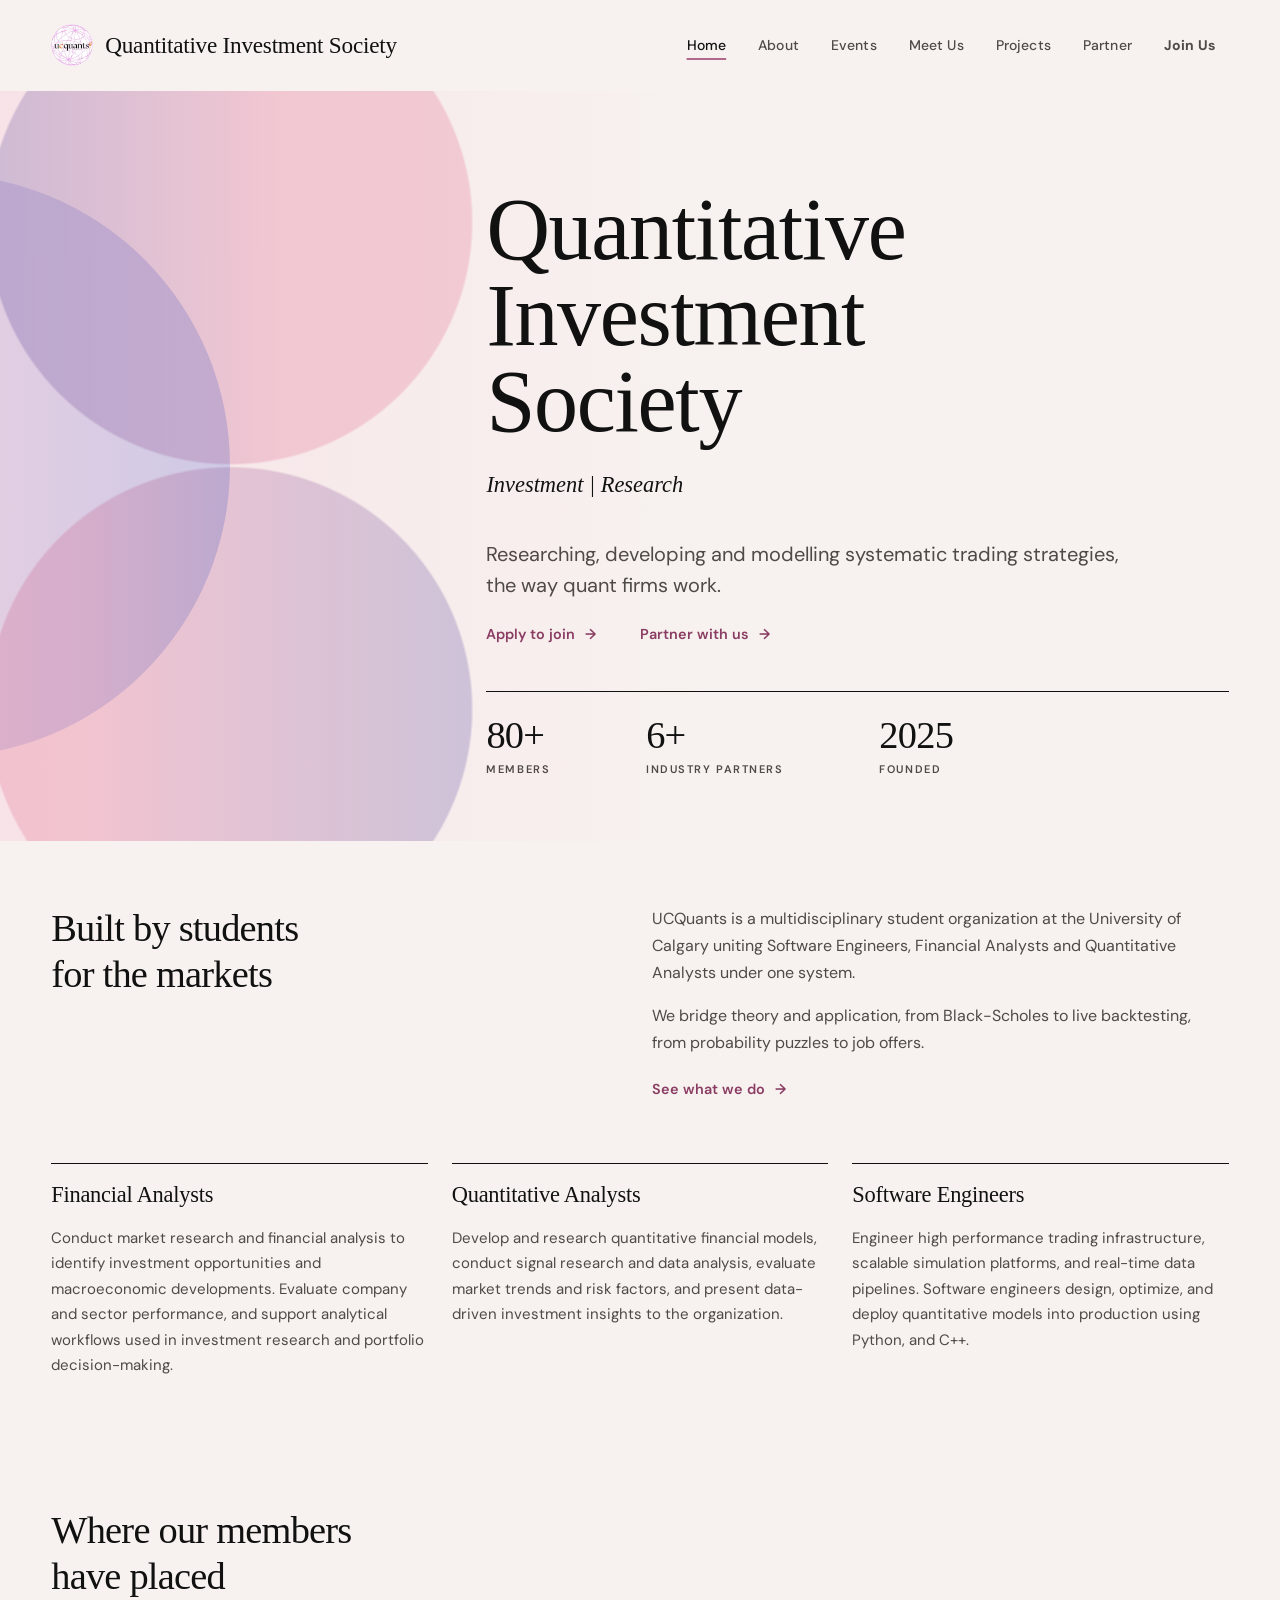
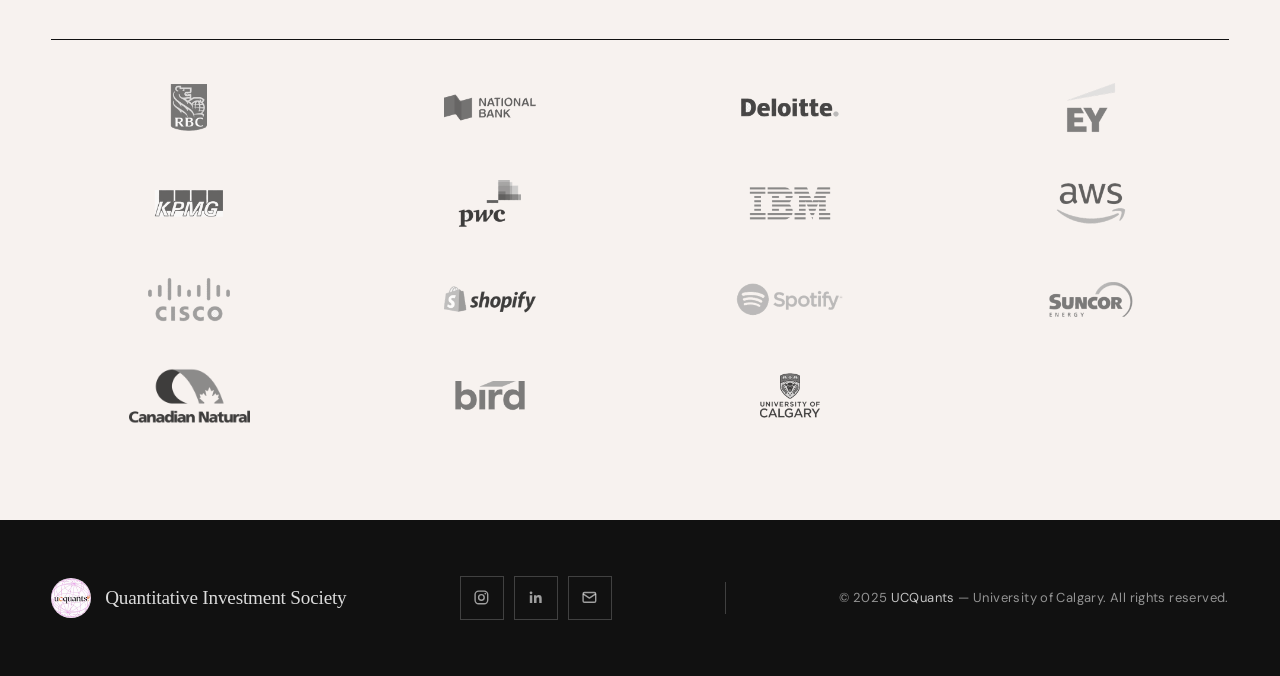
<file: index.html>
<!DOCTYPE html>
<html lang="en" class="js-loading">
<head>
    <meta charset="UTF-8"/>
    <meta name="viewport" content="width=device-width, initial-scale=1.0"/>
    <title>Quantitative Investment Society</title>
    <link rel="icon" type="image/png" sizes="32x32" href="/assets/home/ucquants-icon-32.png"/>
    <link rel="icon" type="image/png" sizes="512x512" href="/assets/home/ucquants-icon.png"/>
    <link rel="apple-touch-icon" sizes="180x180" href="/assets/home/ucquants-icon-180.png"/>
    <link rel="preconnect" href="https://fonts.googleapis.com"/>
    <link rel="preconnect" href="https://fonts.gstatic.com" crossorigin/>
    <link href="https://fonts.googleapis.com/css2?family=Tinos:ital@0;1&family=DM+Sans:opsz,wght@9..40,400;9..40,500;9..40,600&display=swap" rel="stylesheet"/>

    <link rel="stylesheet" href="/pages/theme.css?v=20261116f"/>
    <link rel="stylesheet" href="/pages/navbar.css?v=20261116h"/>
    <link rel="stylesheet" href="/pages/footer.css?v=20261116e"/>

    <!-- Per-page stylesheets — preloaded but inert. The router (app.js) enables
         exactly one at a time, since each was authored assuming it would be the
         only page stylesheet in the DOM (some share class names with different
         rules, e.g. .hero, .page-header). -->
    <link rel="stylesheet" href="/pages/home/home.css?v=20261116e" id="css-home" disabled/>
    <link rel="stylesheet" href="/pages/about/about.css?v=20261116f" id="css-about" disabled/>
    <link rel="stylesheet" href="/pages/events/events.css?v=20261116e" id="css-events" disabled/>
    <link rel="stylesheet" href="/pages/meet-the-team/mtt.css?v=20261116e" id="css-team" disabled/>
    <link rel="stylesheet" href="/pages/projects/projects.css?v=20261116e" id="css-projects" disabled/>
    <link rel="stylesheet" href="/pages/partner/partner.css?v=20261116e" id="css-partner" disabled/>
    <link rel="stylesheet" href="/pages/join/join.css?v=20261116g" id="css-join" disabled/>
</head>
<body>

<!-- ── NAV (shell — rendered once, never re-injected) ── -->

<nav class="nav" id="mainNav">
    <div class="wrap nav-inner">
        <div class="brand">
            <img src="/assets/home/ucquants-logo.jpg" alt="UC Quants Logo"/>
            <span>Quantitative Investment Society</span>
        </div>

        <button class="nav-toggle" id="navToggle" aria-label="Toggle menu">
            <span></span>
            <span></span>
            <span></span>
        </button>

        <div class="nav-links" id="navLinks">
            <a href="/" data-route="home">Home</a>
            <a href="/" data-route="about">About</a>
            <a href="/" data-route="events">Events</a>
            <a href="/" data-route="team">Meet Us</a>
            <a href="/" data-route="projects">Projects</a>
            <a href="/" data-route="partner">Partner</a>
            <a href="/" data-route="join" class="nav-join">Join Us</a>
        </div>
    </div>
</nav>


<!-- ── ROUTED CONTENT — swapped by pages/app.js, URL never changes ── -->
<main id="app-content" tabindex="-1"></main>

<!-- ── FOOTER (shell — rendered once, never re-injected) ── -->
<footer class="footer">
    <div class="wrap footer-inner">
        <div class="footer-brand">
            <img src="/assets/home/ucquants-logo.jpg" alt="UC Quants Logo"/>
            <span>Quantitative Investment Society</span>
        </div>
        <div class="footer-socials">
            <a href="https://www.instagram.com/ucquants/" target="_blank" rel="noopener" aria-label="Instagram">
                <svg viewBox="0 0 24 24" width="1em" height="1em" fill="none" stroke="currentColor" stroke-width="2" aria-hidden="true"><rect x="3" y="3" width="18" height="18" rx="5"/><circle cx="12" cy="12" r="4"/><circle cx="17.5" cy="6.5" r="1.2" fill="currentColor" stroke="none"/></svg>
            </a>
            <a href="https://www.linkedin.com/company/ucquants/posts/?feedView=all" target="_blank" rel="noopener" aria-label="LinkedIn">
                <svg viewBox="0 0 24 24" width="1em" height="1em" fill="currentColor" aria-hidden="true"><path d="M4 9h3.5v11H4zM5.75 3.5a2 2 0 1 1 0 4 2 2 0 0 1 0-4zM10 9h3.4v1.6c.5-.9 1.7-1.9 3.5-1.9 3.6 0 4.1 2.3 4.1 5.3V20h-3.5v-5.3c0-1.3 0-2.9-1.8-2.9s-2.1 1.4-2.1 2.8V20H10z"/></svg>
            </a>
            <a href="mailto:ucquants@gmail.com" aria-label="Email">
                <svg viewBox="0 0 24 24" width="1em" height="1em" fill="none" stroke="currentColor" stroke-width="2" stroke-linejoin="round" aria-hidden="true"><rect x="3" y="5" width="18" height="14" rx="2"/><path d="m3 7 9 6 9-6"/></svg>
            </a>
        </div>
        <div class="footer-divider"></div>
        <p class="footer-copy">© 2025 <span>UCQuants</span> — University of Calgary. All rights reserved.</p>
    </div>
</footer>

<script src="/pages/vendor/lenis.min.js"></script>
<script src="/pages/smooth.js?v=20261116a"></script>
<script src="/pages/nav.js?v=20261116a"></script>
<script type="module" src="/pages/app.js?v=20261116a"></script>
</body>
</html>
</file>
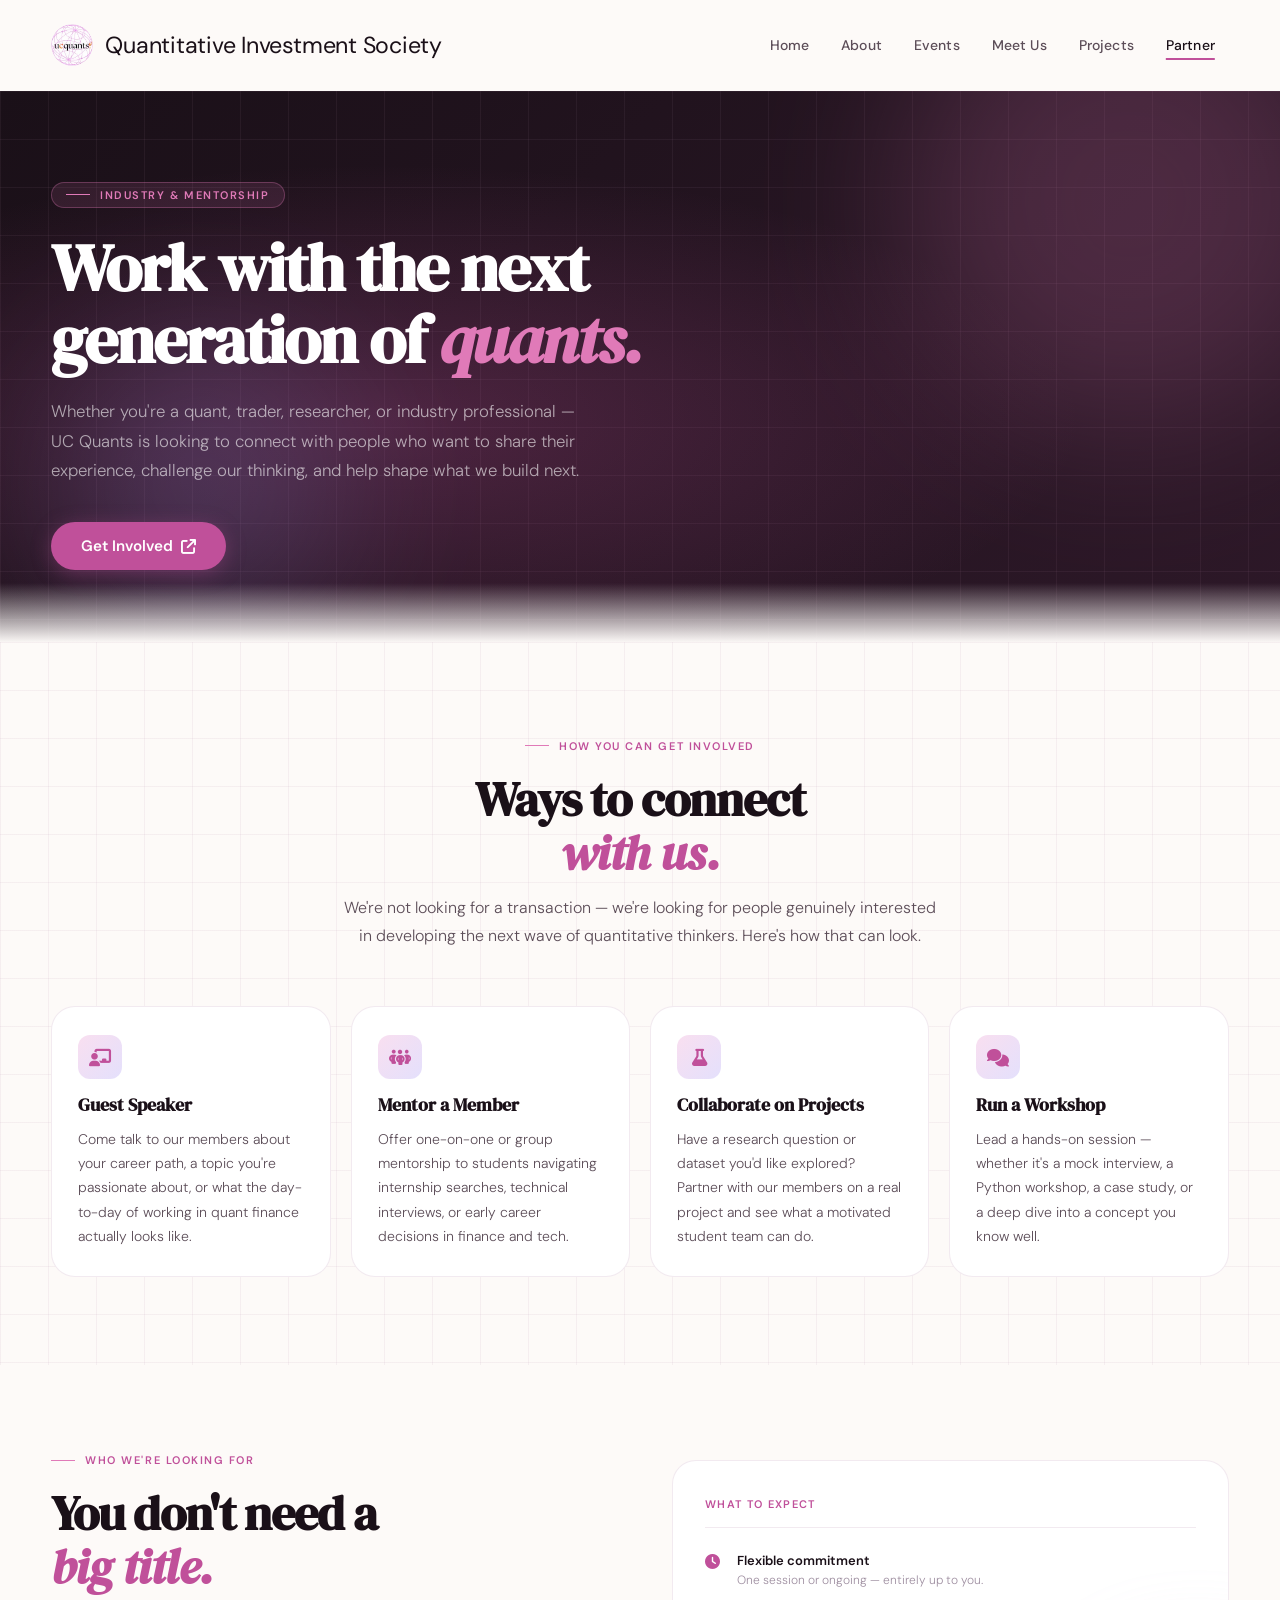
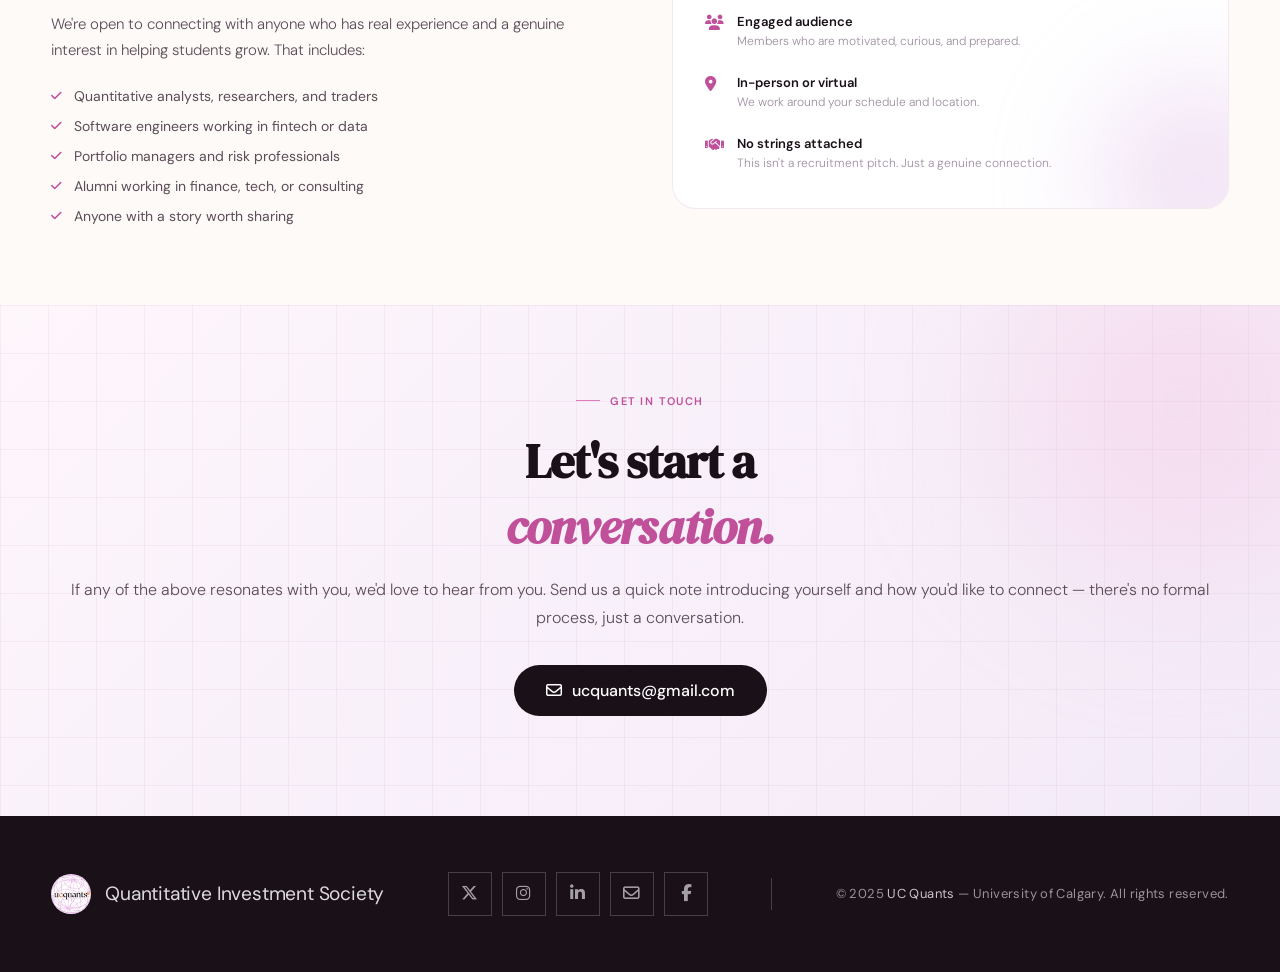
<file: pages/sponsors/sponsors.html>
<!DOCTYPE html>
<html lang="en">
<head>
    <meta charset="UTF-8"/>
    <meta name="viewport" content="width=device-width, initial-scale=1.0"/>
    <title>Industry Partners — UC Quants</title>
    <link rel="preconnect" href="https://fonts.googleapis.com"/>
    <link rel="preconnect" href="https://fonts.gstatic.com" crossorigin/>
    <link href="https://fonts.googleapis.com/css2?family=DM+Serif+Display:ital@0;1&family=DM+Sans:opsz,wght@9..40,300;9..40,400;9..40,500;9..40,600&display=swap" rel="stylesheet"/>
    <link rel="stylesheet" href="https://cdnjs.cloudflare.com/ajax/libs/font-awesome/6.5.2/css/all.min.css"/>
    <link rel="stylesheet" href="sponsors.css"/>
    <link rel="stylesheet" href="../footer.css"/>
    <link rel="stylesheet" href="../navbar.css"/>
</head>
<body>

<!-- ── NAV ── -->
<nav class="nav" id="mainNav">
    <div class="wrap nav-inner">
        <div class="brand">
            <img src="../../assets/home/ucquants-logo.jpg" alt="UC Quants Logo"/>
            <span>Quantitative Investment Society</span>
        </div>
        <div class="nav-links">
            <a href="../home/home.html">Home</a>
            <a href="../about/about.html">About</a>
            <a href="../events/events.html">Events</a>
            <a href="../meet%20the%20team/mtt.html">Meet Us</a>
            <a href="../projects/projects.html">Projects</a>
            <a href="../sponsors/sponsors.html" class="active">Partner</a>
        </div>
    </div>
</nav>

<!-- ── HERO ── -->
<section class="hero">
    <div class="hero-glow"></div>
    <div class="hero-blob hero-blob-1"></div>
    <div class="hero-blob hero-blob-2"></div>
    <div class="wrap hero-inner fade-up">
        <div class="hero-label">Industry & Mentorship</div>
        <h1>Work with the next<br>generation of <em>quants.</em></h1>
        <p>
            Whether you're a quant, trader, researcher, or industry professional —
            UC Quants is looking to connect with people who want to share their experience,
            challenge our thinking, and help shape what we build next.
        </p>
        <a href="#contact" class="hero-cta">
            Get Involved <i class="fa-solid fa-arrow-up-right-from-square"></i>
        </a>
    </div>
</section>

<!-- ── HOW YOU CAN HELP ── -->
<section class="why">
    <div class="wrap">
        <div class="why-header fade-up">
            <div class="section-label">How You Can Get Involved</div>
            <h2>Ways to connect<br><em>with us.</em></h2>
            <p>We're not looking for a transaction — we're looking for people genuinely interested in developing the next wave of quantitative thinkers. Here's how that can look.</p>
        </div>
        <div class="benefits-grid">
            <div class="benefit-card fade-up" style="transition-delay: 0.05s">
                <div class="benefit-icon"><i class="fa-solid fa-chalkboard-user"></i></div>
                <h3>Guest Speaker</h3>
                <p>Come talk to our members about your career path, a topic you're passionate about, or what the day-to-day of working in quant finance actually looks like.</p>
            </div>
            <div class="benefit-card fade-up" style="transition-delay: 0.1s">
                <div class="benefit-icon"><i class="fa-solid fa-people-group"></i></div>
                <h3>Mentor a Member</h3>
                <p>Offer one-on-one or group mentorship to students navigating internship searches, technical interviews, or early career decisions in finance and tech.</p>
            </div>
            <div class="benefit-card fade-up" style="transition-delay: 0.15s">
                <div class="benefit-icon"><i class="fa-solid fa-flask"></i></div>
                <h3>Collaborate on Projects</h3>
                <p>Have a research question or dataset you'd like explored? Partner with our members on a real project and see what a motivated student team can do.</p>
            </div>
            <div class="benefit-card fade-up" style="transition-delay: 0.2s">
                <div class="benefit-icon"><i class="fa-solid fa-comments"></i></div>
                <h3>Run a Workshop</h3>
                <p>Lead a hands-on session — whether it's a mock interview, a Python workshop, a case study, or a deep dive into a concept you know well.</p>
            </div>
        </div>
    </div>
</section>

<!-- ── WHO WE'RE LOOKING FOR ── -->
<section class="who">
    <div class="wrap who-inner fade-up">
        <div class="who-text">
            <div class="section-label">Who We're Looking For</div>
            <h2>You don't need a<br><em>big title.</em></h2>
            <p>
                We're open to connecting with anyone who has real experience and
                a genuine interest in helping students grow. That includes:
            </p>
            <ul class="who-list">
                <li><i class="fa-solid fa-check"></i> Quantitative analysts, researchers, and traders</li>
                <li><i class="fa-solid fa-check"></i> Software engineers working in fintech or data</li>
                <li><i class="fa-solid fa-check"></i> Portfolio managers and risk professionals</li>
                <li><i class="fa-solid fa-check"></i> Alumni working in finance, tech, or consulting</li>
                <li><i class="fa-solid fa-check"></i> Anyone with a story worth sharing</li>
            </ul>
        </div>
        <div class="who-card">
            <div class="who-card-label">What to expect</div>
            <div class="who-card-item">
                <i class="fa-solid fa-clock"></i>
                <div>
                    <strong>Flexible commitment</strong>
                    <span>One session or ongoing — entirely up to you.</span>
                </div>
            </div>
            <div class="who-card-item">
                <i class="fa-solid fa-users"></i>
                <div>
                    <strong>Engaged audience</strong>
                    <span>Members who are motivated, curious, and prepared.</span>
                </div>
            </div>
            <div class="who-card-item">
                <i class="fa-solid fa-location-dot"></i>
                <div>
                    <strong>In-person or virtual</strong>
                    <span>We work around your schedule and location.</span>
                </div>
            </div>
            <div class="who-card-item">
                <i class="fa-solid fa-handshake"></i>
                <div>
                    <strong>No strings attached</strong>
                    <span>This isn't a recruitment pitch. Just a genuine connection.</span>
                </div>
            </div>
        </div>
    </div>
</section>

<!-- ── CONTACT CTA ── -->
<section class="contact-cta" id="contact">
    <div class="wrap contact-inner fade-up">
        <div class="section-label">Get in Touch</div>
        <h2>Let's start a<br><em>conversation.</em></h2>
        <p>
            If any of the above resonates with you, we'd love to hear from you.
            Send us a quick note introducing yourself and how you'd like to connect —
            there's no formal process, just a conversation.
        </p>
        <a href="mailto:ucquants@gmail.com" class="contact-email">
            <i class="fa-regular fa-envelope"></i> ucquants@gmail.com
        </a>
    </div>
</section>

<!-- ── FOOTER ── -->
<footer class="footer">
    <div class="wrap footer-inner">
        <div class="footer-brand">
            <img src="../../assets/home/ucquants-logo.jpg" alt="UC Quants Logo"/>
            <span>Quantitative Investment Society</span>
        </div>
        <div class="footer-socials">
            <a href="https://x.com/ucquants" target="_blank" rel="noopener" aria-label="X / Twitter">
                <i class="fa-brands fa-x-twitter"></i>
            </a>
            <a href="https://www.instagram.com/ucquants/" target="_blank" rel="noopener" aria-label="Instagram">
                <i class="fa-brands fa-instagram"></i>
            </a>
            <a href="https://www.linkedin.com/company/ucquants/posts/?feedView=all" target="_blank" rel="noopener" aria-label="LinkedIn">
                <i class="fa-brands fa-linkedin-in"></i>
            </a>
            <a href="mailto:ucquants@ucalgary.ca" aria-label="Email">
                <i class="fa-regular fa-envelope"></i>
            </a>
            <a href="https://www.facebook.com/ucquants" target="_blank" rel="noopener" aria-label="Facebook">
                <i class="fa-brands fa-facebook-f"></i>
            </a>
        </div>
        <div class="footer-divider"></div>
        <p class="footer-copy">© 2025 <span>UC Quants</span> — University of Calgary. All rights reserved.</p>
    </div>
</footer>

<script src="sponsors.js"></script>
</body>
</html>
</file>
<file: pages/theme.css>
/* Shared design tokens + resets loaded once by the shell (index.html).
   Per-page stylesheets declare no :root/reset/body/.fade-up blocks of their
   own — this file is the single source of truth for all of that. */

*, *::before, *::after {
    box-sizing: border-box;
    margin: 0;
    padding: 0;
}

/* hold the first paint until app.js has rendered the first route, so the
   shell never shows without its content; the 4s animation is a fallback
   that reveals the page anyway if the script fails */
html.js-loading body { visibility: hidden; animation: js-loading-fallback 0s 4s forwards; }
@keyframes js-loading-fallback { to { visibility: visible; } }

:root {
    /* palette taken from the LinkedIn banner: warm cream ground, black serif
       type, and two pastels (pink, lavender) used only as the masthead circles */
    --off-white: #f7f2ef;
    --white:     #ffffff;
    --text-dark: #111111;
    --text-mid:  #4f4a47;
    --text-light:#6b6562;
    --pastel-pink: #f8d1de;
    --pastel-lav:  #c9c6e5;
    /* the accent is the pastel pink deepened until it reads as text:
       700 for links and small labels (6.5:1 on cream), 600 for non-text marks */
    --pink-600:  #b0698c;
    --pink-700:  #8a3c62;
    /* the one hairline: ink at low alpha, never tinted */
    --rule:      rgba(17, 17, 17, .14);

    /* headings: the banner's Times-style serif. Tinos is Times New Roman's
       metric twin, loaded for systems that don't ship Times */
    --font-serif: 'Times New Roman', Tinos, Times, serif;

    /* spacing ladder — all vertical rhythm on the site comes from these */
    --gutter: 24px;
    --s1: 8px;  --s2: 16px; --s3: 24px; --s4: 40px;
    --s5: 64px; --s6: 96px; --s7: 144px;

    /* motion */
    --ease-out-smooth: cubic-bezier(0.22, 1, 0.36, 1);
    --ease-out-quick:  cubic-bezier(0.16, 1, 0.3, 1);
    --dur-instant:  100ms;
    --dur-fast:     180ms;
    --dur-base:     280ms;
    --dur-moderate: 380ms;

    /* type scale — tracking and leading tighten together as size grows */
    --fs-display: clamp(2.6rem, 6vw, 5rem);     --ls-display: -0.03em; --lh-display: 1.05;
    --fs-h1:      clamp(2.2rem, 5vw, 4rem);     --ls-h1: -0.025em;     --lh-h1: 1.1;
    --fs-h2:      clamp(1.6rem, 3.2vw, 2.4rem); --ls-h2: -0.02em;      --lh-h2: 1.2;
    --fs-h3:      clamp(1.1rem, 2vw, 1.4rem);   --ls-h3: -0.01em;      --lh-h3: 1.3;
    --fs-label:   0.6875rem;                    --ls-label: 0.14em;    --lh-label: 1.3;
}

body {
    font-family: 'DM Sans', sans-serif;
    background: var(--off-white);
    color: var(--text-dark);
    overflow-x: hidden;
    /* sticky footer: the shell always fills the viewport */
    display: flex;
    flex-direction: column;
    min-height: 100vh;
}

/* Short pages must not leave a band of bare canvas under the footer: the
   routed content grows to fill the viewport and its final section absorbs
   the slack. */
#app-content { flex: 1 0 auto; display: flex; flex-direction: column; }
/* focused by the router on each route change, for screen readers only */
#app-content:focus { outline: none; }
#app-content > section:last-of-type { flex: 1 0 auto; }
.footer { flex-shrink: 0; }

/* Two faces only: the Times-style serif (--font-serif) for headings, DM Sans
   for everything else. The #app-content id outranks the per-page class rules. */
#app-content p, .footer p { font-family: 'DM Sans', sans-serif; font-weight: 400; }

/* ── MASTHEAD ── every page opens on the LinkedIn banner: cream ground, two
   soft overlapping pastel circles on the left, the black serif title set to
   the right of them. Each route tags its first section with .masthead. ── */
/* the #app-content id outranks the page stylesheets' own section backgrounds */
#app-content .masthead {
    position: relative; overflow: hidden; isolation: isolate;
    background: linear-gradient(90deg, color-mix(in srgb, var(--pastel-pink) 45%, var(--off-white)) 0%, var(--off-white) 55%);
}
.masthead::before,
.masthead::after {
    content: ""; position: absolute; z-index: -1; pointer-events: none;
    width: min(46vw, 560px); aspect-ratio: 1; border-radius: 50%;
}
/* upper circle: pink sweeping into lavender */
.masthead::before {
    left: -6%; top: -55%;
    background: linear-gradient(115deg, var(--pastel-pink) 10%, color-mix(in srgb, var(--pastel-pink) 55%, var(--pastel-lav)) 55%, var(--pastel-lav) 100%);
    opacity: .85;
}
/* lower circle, overlapping it: lavender back into pink */
.masthead::after {
    left: 16%; top: 38%;
    background: linear-gradient(200deg, var(--pastel-pink) 0%, color-mix(in srgb, var(--pastel-pink) 45%, var(--pastel-lav)) 50%, var(--pastel-lav) 100%);
    opacity: .75; mix-blend-mode: multiply;
}
/* the title column sits to the right of the circles */
.masthead > * { padding-left: min(18%, 220px); }
/* the title takes the whole column right of the circles, even where a page
   grid would otherwise hold it to half the measure */
#app-content .masthead h1 { grid-column: 1 / -1; font-weight: 400; color: var(--text-dark); }
/* the banner's italic strapline */
.masthead-tagline {
    font-family: var(--font-serif); font-style: italic;
    font-size: var(--fs-h3); line-height: var(--lh-h3); color: var(--text-dark);
}
/* on a phone the circles drop behind the title as a tint */
@media (max-width: 900px) {
    .masthead > * { padding-left: 0; }
    .masthead::before { width: 70vw; left: auto; right: -30vw; top: -30vw; opacity: .6; }
    .masthead::after  { width: 60vw; left: auto; right: -12vw; top: 55%; opacity: .5; }
}

/* Home + Join masthead, after the LinkedIn banner: a large circle on the left,
   and two equal circles stacked on its right edge, touching at mid-height.
   ::before is the large circle. ::after is a 2r × 4r box holding both small
   circles: each half is a square with its own gradient, masked to the circle
   inscribed in it. --cx is the large circle's right edge (the small circles'
   centre line), --r the small radius, --R the large radius. Title sits right. */
.masthead-trio { --cx: 18vw; --r: min(19vw, 250px); --R: calc(var(--r) * 1.2); }
.masthead-trio > * { padding-left: min(34%, 440px); }
.masthead-trio::before {
    width: calc(var(--R) * 2);
    left: calc(var(--cx) - var(--R) * 2); top: 50%; transform: translateY(-50%);
    background: linear-gradient(90deg, var(--pastel-pink) 15%, var(--pastel-lav) 100%);
    opacity: .9;
}
.masthead-trio::after {
    width: calc(var(--r) * 2); height: calc(var(--r) * 4); aspect-ratio: auto; border-radius: 0;
    left: calc(var(--cx) - var(--r)); top: calc(50% - var(--r) * 2);
    background:
        linear-gradient(90deg, var(--pastel-lav), var(--pastel-pink) 60%) top / 100% 50% no-repeat,
        linear-gradient(90deg, var(--pastel-pink) 20%, var(--pastel-lav)) bottom / 100% 50% no-repeat;
    -webkit-mask: radial-gradient(circle closest-side, #000 99%, transparent) top / 100% 50% no-repeat,
                  radial-gradient(circle closest-side, #000 99%, transparent) bottom / 100% 50% no-repeat;
            mask: radial-gradient(circle closest-side, #000 99%, transparent) top / 100% 50% no-repeat,
                  radial-gradient(circle closest-side, #000 99%, transparent) bottom / 100% 50% no-repeat;
    opacity: .8; mix-blend-mode: multiply;
}
/* on a phone the trio moves to the right edge behind the title as a tint */
@media (max-width: 900px) {
    .masthead-trio { --cx: 92vw; --r: 30vw; }
    .masthead-trio > * { padding-left: 0; }
    .masthead-trio::before { left: calc(var(--cx) - var(--R) * 2); right: auto; top: 50%; opacity: .5; }
    .masthead-trio::after  { left: calc(var(--cx) - var(--r)); right: auto; top: calc(50% - var(--r) * 2); opacity: .45; }
}

/* Headings are set roman throughout: the <em> word gets no italic and no accent colour.
   The #app-content id outranks every per-page `h1 em` / `h2 em` rule. */
#app-content h1 em, #app-content h2 em { font-style: normal; color: var(--text-dark); }

/* ── FADE-UP (shared scroll-reveal utility, used by every page) ── */
.fade-up {
    opacity: 0;
    transform: translateY(24px);
    transition: opacity 0.65s ease, transform 0.65s ease;
}
.fade-up.visible { opacity: 1; transform: none; }

/* ── SHARED LAYOUT + LINK ARROW ── */
.swiss-grid {
    display: grid;
    grid-template-columns: repeat(12, 1fr);
    column-gap: var(--gutter);
}
/* the arrow slides out and its twin slides in — one clipped 1em window */
.arrow { display: inline-flex; overflow: hidden; width: 1em; flex: 0 0 1em; }
.arrow i { flex: 0 0 100%; font-style: normal; transition: transform .35s cubic-bezier(0.22, 1, 0.36, 1); }

/* ── FIGURES ── a serif numeral over an uppercase label (home, join) ── */
.stat { display: flex; flex-direction: column; gap: var(--s1); }
.stat-num {
    font-family: var(--font-serif); font-weight: 400;
    font-size: 2.4rem; line-height: 1; letter-spacing: -.02em;
    font-variant-numeric: tabular-nums;
    color: var(--text-dark);
}
.stat-label {
    font-size: var(--fs-label); line-height: var(--lh-label);
    letter-spacing: var(--ls-label); font-weight: 600; text-transform: uppercase;
    color: var(--text-mid);
}

/* ── accessibility: motion, contrast ── */
@media (prefers-reduced-motion: reduce) {
    .fade-up {
        transition: opacity 150ms linear !important;
        transform: none !important;
    }
    .arrow i { transition: none !important; }
    .notify-modal-overlay, .notify-modal-overlay .notify-modal,
    .nav-links {
        transition-duration: 150ms !important;
        transition-timing-function: linear !important;
    }
    .notify-modal-overlay.open .notify-modal,
    .nav-links.open { transform: none !important; }
}
@media (prefers-contrast: more) {
    .nav { border-bottom: 1px solid var(--text-dark); }
}

/* ── Lenis smooth scroll (pages/smooth.js) ──────────────────────────────── */
html.lenis, html.lenis body { height: auto; }
.lenis.lenis-smooth { scroll-behavior: auto !important; }
.lenis.lenis-stopped { overflow: hidden; }
</file>
<file: pages/navbar.css>
.nav {
    position: sticky; top: 0; z-index: 1000;
    width: 100%; padding: 24px 0;
    background: var(--off-white);
    /* the hairline only shows once content has scrolled underneath */
    border-bottom: 1px solid transparent;
    transition: border-color 0.3s ease;
    overflow: visible; /* important for dropdown */
}
.nav.scrolled { border-bottom-color: var(--rule); }

.wrap { width: 92%; max-width: 1200px; margin: 0 auto; }

.nav-inner {
    display: flex;
    align-items: center;
    justify-content: space-between;
    gap: 24px;
    position: relative;
}

/* ── BRAND ── */
.brand {
    display: flex; align-items: center; gap: 12px;
    text-decoration: none;
    font-family: var(--font-serif);
    font-size: 1.45rem; color: var(--text-dark);
    letter-spacing: -0.01em;
    flex-shrink: 0;
}
.brand img { width: 42px; height: 42px; object-fit: contain; border-radius: 50%; }

/* ── DESKTOP LINKS ── */
.nav-links {
    display: flex; align-items: center;
    gap: 4px; flex-wrap: wrap;
}

.nav-links a {
    text-decoration: none; color: var(--text-mid);
    font-size: 0.875rem; font-weight: 500;
    letter-spacing: 0.01em;
    padding: 8px 14px;
    transition: color 0.2s ease, opacity 0.2s ease;
    white-space: nowrap;
}
.nav-links a:hover { color: var(--text-dark); }
/* the one accent in the shell: a magenta underline on the current route */
.nav-links a.active {
    color: var(--text-dark);
    text-decoration: underline; text-decoration-color: var(--pink-600);
    text-decoration-thickness: 2px; text-underline-offset: 8px;
}
.nav-links a:focus-visible,
.nav-toggle:focus-visible { outline: 2px solid var(--pink-700); outline-offset: 2px; }

/* Join Us stands out: bold */
.nav-links a.nav-join { font-weight: 700; }

/* ── HAMBURGER BUTTON ── */
.nav-toggle {
    display: none;
    flex-direction: column; justify-content: center;
    align-items: center; gap: 5px;
    width: 40px; height: 40px;
    background: transparent; border: none;
    cursor: pointer; padding: 4px;
    flex-shrink: 0;
}

.nav-toggle span {
    display: block;
    width: 22px; height: 2px;
    background: var(--text-dark);
    transition: transform 0.3s ease, opacity 0.3s ease;
    transform-origin: center;
}

/* animate to X when open */
.nav-toggle.open span:nth-child(1) { transform: translateY(7px) rotate(45deg); }
.nav-toggle.open span:nth-child(2) { opacity: 0; }
.nav-toggle.open span:nth-child(3) { transform: translateY(-7px) rotate(-45deg); }

/* ── MOBILE ── */
@media (max-width: 900px) {
    .nav { padding: 14px 0; }
    .nav-toggle { display: flex; }

    .brand { font-size: 1rem; }
    .brand img { width: 32px; height: 32px; }

    .nav-links {
        position: absolute;
        top: calc(100% + 12px);
        left: 0; right: 0;
        flex-direction: column;
        align-items: stretch;
        gap: 4px;
        background: var(--off-white);
        border: 1px solid var(--rule);
        padding: 12px;
        opacity: 0;
        transform: translateY(-8px);
        visibility: hidden;
        pointer-events: none;
        transition: opacity var(--dur-base) var(--ease-out-smooth),
                    transform var(--dur-base) var(--ease-out-smooth),
                    visibility 0s linear var(--dur-base);
    }

    .nav-links.open {
        opacity: 1;
        transform: none;
        visibility: visible;
        pointer-events: auto;
        transition: opacity var(--dur-base) var(--ease-out-smooth),
                    transform var(--dur-base) var(--ease-out-smooth),
                    visibility 0s linear 0s;
    }

    .nav-links a { padding: 12px 16px; font-size: 0.95rem; }
}
</file>
<file: pages/footer.css>
/* ── FOOTER ── the one dark surface: ink ground, white type, neutral rules ── */
.footer { background: var(--text-dark); padding: 56px 0; }

.footer-inner {
    display: flex;
    align-items: center;
    justify-content: space-between;
    flex-wrap: wrap;
    gap: 24px;
}

/* brand */
.footer-brand {
    display: flex;
    align-items: center;
    gap: 14px;
    font-family: var(--font-serif);
    font-size: 1.2rem;
    color: rgba(255, 255, 255, 0.85);
    letter-spacing: -0.01em;
}
.footer-brand img {
    width: 40px; height: 40px;
    object-fit: contain; border-radius: 50%;
}

/* social icons */
.footer-socials {
    display: flex;
    align-items: center;
    gap: 10px;
}
.footer-socials a {
    display: flex; align-items: center; justify-content: center;
    width: 44px; height: 44px;
    border: 1px solid rgba(255, 255, 255, 0.2);
    color: rgba(255, 255, 255, 0.6);
    font-size: 1.05rem;
    text-decoration: none;
    transition: color 0.2s, border-color 0.2s;
}
.footer-socials a:hover { color: #fff; border-color: rgba(255, 255, 255, 0.6); }
.footer-socials a:focus-visible { outline: 2px solid #fff; outline-offset: 2px; }

/* hairline between the socials and the copyright line */
.footer-divider {
    width: 1px;
    height: 32px;
    background: rgba(255, 255, 255, 0.2);
    flex-shrink: 0;
}

/* copyright */
.footer-copy {
    font-size: 13px;
    color: rgba(255, 255, 255, 0.55);
    letter-spacing: 0.03em;
    white-space: nowrap;
}
.footer-copy span { color: rgba(255, 255, 255, 0.75); }

/* ── RESPONSIVE ── */
@media (max-width: 700px) {
    .footer-inner { flex-direction: column; align-items: center; text-align: center; gap: 20px; }
    .footer-divider { display: none; }
    .footer-copy { white-space: normal; text-wrap: balance; }
}
</file>
<file: pages/home/home.css>
/* ── home ────────────────────────────────────────────────────────────────
   Loaded/enabled by the router (index.html #css-home).

   Structure comes from the 12-column grid, whitespace and hairline rules —
   never from a container. No fills, radius, shadow or imagery behind type.
   Tokens (colour, spacing ladder, type scale) live in pages/theme.css.
────────────────────────────────────────────────────────────────────────── */

.home-wrap { width: 92%; max-width: 1200px; margin: 0 auto; }

/* statement heading — one declarative sentence carries the section. Sits a
   full tier below .hero-title, the only display-size type on the page. */
.section-title {
    font-family: var(--font-serif); font-weight: 400;
    font-size: var(--fs-h2);
    line-height: var(--lh-h2); letter-spacing: var(--ls-h2);
    color: var(--text-dark);
    text-wrap: balance;
}

.link-arrow {
    display: inline-flex; align-items: center; gap: 10px;
    color: var(--pink-700); font-weight: 600; font-size: .9rem;
    text-decoration: none;
    transition: opacity .2s;
}
.link-arrow:hover { opacity: .65; }
.link-arrow:hover .arrow i { transform: translateX(-100%); }
.link-arrow:focus-visible { outline: 2px solid var(--pink-700); outline-offset: 3px; }

/* ── HERO ── the banner masthead (theme.css .masthead): title, the italic
   strapline, one line of copy, two links, then the figures */
.hero { padding: var(--s6) 0 var(--s5); }
.hero-inner { row-gap: var(--s3); }
.hero-inner > * { grid-column: 1 / -1; }
.hero-inner > .hero-desc { margin-top: var(--s2); }

.hero-title {
    font-family: var(--font-serif); font-weight: 400;
    font-size: clamp(3.2rem, 8vw, 5.5rem); line-height: .98; letter-spacing: -0.015em;
    color: var(--text-dark);
}
/* words are visible by default; home.js applies the blur-up on top */
.hero-title .word { display: block; }
.hero-title .word.pre-reveal {
    opacity: 0; filter: blur(12px); transform: translateY(20px);
    transition: opacity .9s cubic-bezier(0.22, 1, 0.36, 1),
                transform .9s cubic-bezier(0.22, 1, 0.36, 1),
                filter .9s cubic-bezier(0.22, 1, 0.36, 1);
}
.hero-title .word.revealed { opacity: 1; filter: blur(0); transform: none; }

.hero-desc {
    max-width: 46ch;
    font-size: 1.25rem; line-height: 1.55; color: var(--text-mid);
    text-wrap: pretty;
}
.hero-links { display: flex; flex-wrap: wrap; gap: var(--s2) var(--s4); }

.stat-strip {
    list-style: none;
    display: flex; flex-wrap: wrap; gap: var(--s3) var(--s6);
    margin-top: var(--s3); padding-top: var(--s3);
    border-top: 1px solid var(--text-dark);
}

/* ── MISSION ── statement left, supporting copy right, roles below ── */
.mission { padding: var(--s5) 0; }
.mission-inner { align-items: start; row-gap: var(--s5); }
.mission-copy { grid-column: 1 / -1; align-items: start; row-gap: var(--s3); }
.mission-head { grid-column: 1 / 7; }
.mission-body { grid-column: 7 / 13; }
.mission-body p {
    color: var(--text-mid); font-size: 1rem; line-height: 1.7;
    margin-bottom: var(--s2); text-wrap: pretty; max-width: 62ch;
}
.mission-body .link-arrow { margin-top: var(--s1); }

.role-stack {
    grid-column: 1 / -1;
    display: grid;
    grid-template-columns: repeat(3, minmax(0, 1fr));
    gap: var(--s4) var(--gutter);
    align-items: start;
}

/* roles — no card: a rule across the top, then a serif track name and copy */
.role-card {
    display: grid; row-gap: var(--s2);
    border-top: 1px solid var(--text-dark); padding-top: var(--s2);
    opacity: 0; transform: translateY(20px);
    transition: opacity .5s ease, transform .55s cubic-bezier(0.22, 1, 0.36, 1);
}
.role-card.slide-in { opacity: 1; transform: none; }
.role-name {
    font-family: var(--font-serif); font-weight: 400;
    font-size: var(--fs-h3); line-height: var(--lh-h3); letter-spacing: var(--ls-h3);
    color: var(--text-dark);
}
.role-body {
    font-size: .9375rem; color: var(--text-mid); line-height: 1.7;
    text-wrap: pretty;
}

/* ── WHERE MEMBERS HAVE PLACED ── one ink for every mark, so fourteen brand
   colours don't compete with the page ── */
.proof { padding: var(--s5) 0 var(--s6); }
.placed-title { margin-bottom: var(--s4); }
.placed-logos {
    list-style: none;
    display: grid; grid-template-columns: repeat(4, minmax(0, 1fr));
    gap: var(--s4) var(--gutter); align-items: center;
    border-top: 1px solid var(--text-dark); padding-top: var(--s4);
}
.placed-logos li { display: flex; justify-content: center; }
.placed-logos img {
    width: 160px; max-width: 100%; height: 56px; object-fit: contain;
    filter: grayscale(1); opacity: .75;
}

/* ── RESPONSIVE ── */
@media (max-width: 1024px) {
    /* three tracks fall under a workable measure here — stack them */
    .role-stack { grid-template-columns: 1fr; }
}
@media (max-width: 900px) {
    .hero { padding: var(--s5) 0 var(--s4); }
    .mission { padding: var(--s4) 0; }
    .proof { padding: var(--s4) 0 var(--s5); }
    .mission-head, .mission-body { grid-column: 1 / -1; }
    .stat-strip { column-gap: var(--s4); }
    .placed-logos { grid-template-columns: repeat(2, minmax(0, 1fr)); }
    .placed-logos img { width: 130px; height: 46px; }
}

@media (prefers-reduced-motion: reduce) {
    .fade-up, .role-card, .hero-title .word {
        opacity: 1 !important; transform: none !important; filter: none !important;
        transition: none !important;
    }
}
</file>
<file: pages/about/about.css>
/* ── about ───────────────────────────────────────────────────────────────
   Loaded/enabled by the router (index.html #css-about).

   Editorial split, the same composition as the home mission section: each
   section is a row opened by an ink rule, its heading in the left half and
   its copy in the right. The four-step pipeline sits under "How we invest"
   as four columns. Nothing is centred. Tokens live in pages/theme.css.
────────────────────────────────────────────────────────────────────────── */

.about-intro, .about-body { position: relative; overflow: hidden; }

/* banner masthead: circles and title column come from theme.css .masthead */
.about-intro { padding: var(--s6) 0 var(--s5); }
.about-body { padding: var(--s5) 0 var(--s6); }

.inner {
  position: relative;
  z-index: 1;
  width: 92%;
  max-width: 1200px;
  margin: 0 auto;
}

/* ── HEADINGS ── an inside page opens at h1, its section heads at h2 ── */
.about-intro h1 {
  font-family: var(--font-serif); font-weight: 400;
  font-size: var(--fs-h1);
  line-height: var(--lh-h1); letter-spacing: var(--ls-h1);
  color: var(--text-dark);
  text-wrap: balance;
}
.about-row h2 {
  font-family: var(--font-serif); font-weight: 400;
  font-size: var(--fs-h2);
  line-height: var(--lh-h2); letter-spacing: var(--ls-h2);
  color: var(--text-dark);
  text-wrap: balance;
}

/* ── ROWS ── heading in columns 1–6, copy in 7–12 ── */
.about-row {
  display: grid; grid-template-columns: repeat(12, 1fr);
  column-gap: var(--gutter); row-gap: var(--s3);
  align-items: start;
  border-top: 1px solid var(--text-dark);
  padding: var(--s3) 0 var(--s5);
}
.about-row > h2 { grid-column: 1 / 7; }
.about-copy { grid-column: 7 / 13; display: grid; row-gap: var(--s3); }
.about-copy p {
  color: var(--text-mid); font-size: 1rem; line-height: 1.7;
  max-width: 62ch; text-wrap: pretty;
}

/* ── PIPELINE ── four steps left to right, an arrow between each ── */
.pipeline {
  list-style: none;
  display: grid; grid-template-columns: repeat(4, minmax(0, 1fr));
  column-gap: var(--gutter);
  margin-bottom: var(--s5);
}
.card {
  position: relative; min-width: 0;
  display: flex; flex-direction: column; gap: var(--s2);
  padding-top: var(--s3);
  /* pre-reveal state; about.js adds .visible */
  opacity: 0; transform: translateY(20px);
  transition: opacity .5s ease, transform .55s cubic-bezier(0.22, 1, 0.36, 1);
}
.card.visible { opacity: 1; transform: none; }
/* the step rule, set like an etched glass edge: a faint ink line that
   thins out at both ends, with a white highlight just beneath it */
.card::before {
  content: ""; position: absolute; top: 0; left: 0; right: 0; height: 1px;
  background: linear-gradient(90deg,
    rgba(17, 17, 17, .2) 0%, rgba(17, 17, 17, .45) 50%, rgba(17, 17, 17, .2) 100%);
  box-shadow: 0 1px 0 rgba(255, 255, 255, .85);
}
/* the step marker: a hairline chevron floating in the gutter between rules,
   faint enough to read as direction rather than as a shape */
.card:not(:last-child)::after {
  content: ""; position: absolute; top: -3px; right: calc(var(--gutter) / -2 - 2px);
  width: 7px; height: 7px;
  border-top: 1px solid var(--text-mid); border-right: 1px solid var(--text-mid);
  transform: rotate(45deg);
  opacity: .6;
}
.card-title {
  font-family: var(--font-serif); font-weight: 400;
  font-size: var(--fs-h3); line-height: var(--lh-h3); letter-spacing: var(--ls-h3);
  color: var(--text-dark);
}
.card-body {
  font-size: .9375rem; line-height: 1.7;
  color: var(--text-mid); text-wrap: pretty;
}

/* ── JOIN LINKS ── */
.about-cta { display: flex; flex-wrap: wrap; align-items: center; gap: var(--s2) var(--s4); }
.about-cta a { color: var(--pink-700); text-decoration: none; }
.about-cta-btn {
  display: inline-flex; align-items: center; gap: 10px;
  font-weight: 600; font-size: .9rem;
  transition: opacity .2s;
}
.about-cta-btn:hover { opacity: .65; }
.about-cta-btn:hover .arrow i { transform: translateX(-100%); }
.about-cta-mail { font-size: .9rem; }
.about-cta-mail:hover { text-decoration: underline; }
.about-cta a:focus-visible { outline: 2px solid var(--pink-700); outline-offset: 3px; }

/* ── RESPONSIVE ── */
@media (max-width: 1024px) {
  .pipeline { grid-template-columns: repeat(2, minmax(0, 1fr)); row-gap: var(--s4); }
  .card:not(:last-child)::after { content: none; }
}
@media (max-width: 900px) {
  .about-intro { padding: var(--s5) 0 var(--s4); }
  .about-body  { padding: var(--s4) 0 var(--s5); }
  .about-row > h2, .about-copy { grid-column: 1 / -1; }
  .about-row { padding-bottom: var(--s4); }
  .pipeline { margin-bottom: var(--s4); }
}
@media (max-width: 560px) {
  .pipeline { grid-template-columns: 1fr; }
}

@media (prefers-reduced-motion: reduce) {
  .card, .fade-up { opacity: 1 !important; transform: none !important; transition: none !important; }
}
</file>
<file: pages/events/events.css>
/* ── events — Swiss ──────────────────────────────────────────────────────
   Loaded/enabled by the router (index.html #css-events).

   Same system as the home and about routes: structure comes from whitespace
   and alignment, never from a container. No borders, fills, radius or
   shadows on content. See DESIGN.md → The Swiss Grid Rule and
   The Statement Heading Rule.
────────────────────────────────────────────────────────────────────────── */

.page-header, .events-hero, .upcoming-section {
    position: relative;
    overflow: hidden;
    background: var(--off-white);
}
.page-header { padding: var(--s6) 0 var(--s5); }
.upcoming-section { padding: var(--s5) 0 var(--s6); }

/* banner masthead: circles and title column come from theme.css .masthead */
.events-hero { padding: var(--s6) 0 var(--s5); }
.events-hero .upcoming-header { margin-bottom: 0; }

/* intro line + notify button, now under the hero */
.upcoming-intro {
    display: flex; flex-wrap: wrap; align-items: center; justify-content: space-between;
    gap: var(--s3); margin-bottom: var(--s5);
}
.upcoming-intro p {
    color: var(--text-mid); font-size: 1rem; line-height: 1.75;
    text-wrap: pretty; margin: 0; max-width: 60ch;
}

.page-header .inner,
.upcoming-section .wrap { position: relative; z-index: 1; }

/* ── TYPE ── statement headings, one declarative sentence each ── */
/* the interior masthead sits a tier below the home hero: display type is
    reserved for the site's front door, so an inside page opens at h1 and the
    section heads below it at h2 — three steps, not two extremes */
.page-header h1,
.upcoming-header h1 {
    font-family: var(--font-serif);
    font-size: var(--fs-h1);
    line-height: var(--lh-h1); letter-spacing: var(--ls-h1);
    color: var(--text-dark);
    margin-bottom: var(--s4);
    text-wrap: balance;
}

/* the header composes on the 12-column field: statement left, the standing
   copy and its call to action offset into the right half */
/* in a split header the row gap sets the vertical rhythm, so the heading's
   own bottom margin would otherwise inflate row 1 and cast the call to
   action adrift from the copy it belongs to */
.upcoming-header { align-items: start; row-gap: var(--s4); }
.upcoming-header > h1, .upcoming-header > p { margin-bottom: 0; }
.upcoming-header > h1 { grid-column: 1 / 7; }
.upcoming-header > p { grid-column: 8 / 13; }
.upcoming-header > .notify-btn { grid-column: 8 / 13; justify-self: start; }
.header-sub {
    color: var(--text-mid); font-size: 1rem; line-height: 1.75;
    font-weight: 400; text-wrap: pretty;
}

/* ── UPCOMING ── */
.upcoming-header { margin-bottom: var(--s5); }
.upcoming-header p {
    color: var(--text-mid); font-size: 1rem; line-height: 1.75;
    font-weight: 400; text-wrap: pretty; margin-bottom: var(--s4);
}

/* buttons are set as text links in the accent, no button chrome */
.notify-btn, .notify-submit-btn {
    display: inline-flex; align-items: center; gap: 10px;
    padding: 0; background: none; border: none;
    color: var(--pink-700); font-weight: 600; font-size: .95rem;
    font-family: 'DM Sans', sans-serif; cursor: pointer;
    transition: opacity .2s;
}
.notify-btn:hover, .notify-submit-btn:hover { opacity: .65; }
.notify-btn:focus-visible,
.notify-submit-btn:focus-visible,
.notify-modal-close:focus-visible { outline: 2px solid var(--pink-700); outline-offset: 3px; }

.notify-btn:hover .arrow i,
.notify-submit-btn:hover .arrow i { transform: translateX(-100%); }

/* ── EVENT LIST ── the events stack in one column, each opened by a rule:
   date and photo in the left columns, the event itself on the right. */
.event-list { display: grid; row-gap: var(--s3); }

.event-row {
    display: grid;
    grid-template-columns: repeat(12, 1fr);
    column-gap: var(--gutter);
    grid-template-rows: auto 1fr; /* a tall photo column grows the description row, never the gap under the title */
    row-gap: var(--s2);
    align-items: start;
    border-top: 1px solid var(--text-dark);
    padding: var(--s3);
}
.event-row > .event-meta  { grid-column: 1 / 4; grid-row: 1 / span 2; align-self: stretch; }
.event-row > .event-title,
.event-row > .event-desc  { grid-column: 5 / 12; }
.event-row > .event-title { grid-row: 1; }

/* the date column carries the event's photo, treated like the page hero:
   desaturated on its own layer, then faded into the canvas from the left so
   the dates sit on the pale side. Its top lines up with the title's. */
.event-meta {
    position: relative; isolation: isolate;
    display: flex; flex-direction: column; gap: var(--s1);
    min-height: 168px;
    padding: var(--s2);
    overflow: hidden;
}
.event-meta::before,
.event-meta::after { content: ""; position: absolute; inset: 0; z-index: -1; pointer-events: none; }
.event-meta::before {
    background: var(--event-img) center / cover no-repeat;
    filter: saturate(.6);
}
.event-meta::after {
    background: linear-gradient(90deg, rgba(247,242,239,.97) 0%, rgba(247,242,239,.88) 32%, rgba(247,242,239,.35) 68%, rgba(247,242,239,0) 100%);
}
.event-date, .event-status {
    font-family: 'DM Sans', sans-serif;
    font-size: var(--fs-label); line-height: var(--lh-label);
    letter-spacing: var(--ls-label); font-weight: 600; text-transform: uppercase;
}
.event-date   { color: var(--pink-700); }
.event-status { color: var(--text-light); }

.event-title {
    font-family: var(--font-serif);
    font-size: 1.75rem; line-height: 1.2; letter-spacing: -.01em;
    color: var(--text-dark); font-weight: 400;
    margin: 0;
}

.event-desc {
    max-width: 78ch; margin: 0;
    font-size: .9375rem; line-height: 1.75;
    color: var(--text-mid); font-weight: 400;
    text-wrap: pretty;
}

/* ── MODAL ── the one panel on the site: squared, hairline, no shadow ── */
.notify-modal-overlay {
    position: fixed; inset: 0;
    background: rgba(17, 17, 17, 0);
    z-index: 9999; display: flex;
    align-items: center; justify-content: center; padding: 20px;
    opacity: 0; visibility: hidden; pointer-events: none;
    transition: background var(--dur-moderate) var(--ease-out-smooth),
                visibility 0s linear var(--dur-moderate);
}
.notify-modal-overlay.open {
    background: rgba(17, 17, 17, 0.6);
    opacity: 1; visibility: visible; pointer-events: auto;
    transition: background var(--dur-moderate) var(--ease-out-smooth),
                visibility 0s linear 0s;
}
.notify-modal {
    background: var(--white); border: 1px solid var(--text-dark);
    padding: var(--s4) var(--s4) var(--s3);
    max-width: 420px; width: 100%; position: relative;
    opacity: 0;
    transform: scale(0.96) translateY(8px);
    transition: opacity var(--dur-moderate) var(--ease-out-smooth),
                transform var(--dur-moderate) var(--ease-out-smooth);
}
.notify-modal-overlay.open .notify-modal { opacity: 1; transform: scale(1) translateY(0); }

.notify-modal-close {
    position: absolute; top: 12px; right: 12px;
    background: none; border: none; font-size: 1rem;
    cursor: pointer; color: var(--text-mid);
    padding: 8px; line-height: 1;
    transition: color .2s;
}
.notify-modal-close:hover { color: var(--pink-700); }

.notify-modal h3 {
    font-family: var(--font-serif);
    font-size: 1.75rem; line-height: var(--lh-h2); letter-spacing: var(--ls-h2);
    color: var(--text-dark); margin-bottom: var(--s1);
}
.notify-modal > div > p {
    color: var(--text-mid); font-size: .9375rem; line-height: 1.7;
    font-weight: 400; margin-bottom: var(--s3);
}

.notify-field { margin-bottom: var(--s2); }
.notify-field label {
    display: block;
    font-family: 'DM Sans', sans-serif;
    font-size: var(--fs-label); line-height: var(--lh-label);
    letter-spacing: var(--ls-label); font-weight: 600; text-transform: uppercase;
    color: var(--text-dark); margin-bottom: var(--s1);
}
.notify-field input {
    width: 100%; padding: 13px 16px; border-radius: 0;
    border: 1px solid rgba(17, 17, 17, .28);
    background: var(--white);
    font-family: 'DM Sans', sans-serif; font-size: .9375rem;
    outline: none; transition: border-color .2s;
}
.notify-field input:focus { border-color: var(--pink-600); }
.notify-field input:focus-visible { outline: 2px solid var(--pink-700); outline-offset: 2px; }

.notify-submit-btn { margin-top: var(--s1); }

.notify-modal-note {
    font-size: .875rem; color: var(--text-light);
    margin-top: var(--s2); font-weight: 400;
}

/* ── RESPONSIVE ── */
@media (max-width: 900px) {
    .upcoming-header > h1, .upcoming-header > p,
    .upcoming-header > .notify-btn { grid-column: 1 / -1; }
    .page-header { padding: var(--s5) 0 var(--s4); }
    .upcoming-section { padding: var(--s4) 0 var(--s5); }
    .upcoming-header { margin-bottom: var(--s4); }
    .event-row { row-gap: var(--s2); padding: var(--s3) 0; }
    .event-row > .event-meta,
    .event-row > .event-title,
    .event-row > .event-desc { grid-column: 1 / -1; grid-row: auto; }
    .event-meta { min-height: 120px; }
}
</file>
<file: pages/meet-the-team/mtt.css>
/* ── meet the team — Swiss ───────────────────────────────────────────────
   Loaded/enabled by the router (index.html #css-team).

   Same system as the home, about and events routes: a 12-column modular grid
   and whitespace do the structuring. No card has a border, fill, radius or
   shadow; nothing is drawn between columns or rows.
   See DESIGN.md → The Swiss Grid Rule and The Statement Heading Rule.
────────────────────────────────────────────────────────────────────────── */

.page-header, .team-section {
  position: relative;
  overflow: hidden;
  background: var(--off-white);
}
/* banner masthead: circles and title column come from theme.css .masthead */
.page-header { padding: var(--s6) 0 var(--s5); }
.team-section { padding: var(--s5) 0 var(--s6); }

.inner {
  position: relative;
  z-index: 1;
  width: 92%;
  max-width: 1200px;
  margin: 0 auto;
}

/* label — the single small-type role */
.member-role, .member-major {
  font-family: 'DM Sans', sans-serif;
  font-size: var(--fs-label);
  line-height: var(--lh-label);
  letter-spacing: var(--ls-label);
  font-weight: 600;
  text-transform: uppercase;
}

/* ── HEADER ── statement heading, no eyebrow ── */
/* the interior masthead sits a tier below the home hero: display type is
   reserved for the site's front door, so an inside page opens at h1 and the
   section heads below it at h2 — three steps, not two extremes */
.page-header h1 {
  font-family: var(--font-serif);
  font-size: var(--fs-h1);
  line-height: var(--lh-h1); letter-spacing: var(--ls-h1);
  color: var(--text-dark);
  margin-bottom: 0;
  text-wrap: balance;
}

.header-sub {
  color: var(--text-mid); font-size: 1rem; line-height: 1.75;
  font-weight: 400; text-wrap: pretty;
}

.team-group-title {
  font-family: var(--font-serif); font-size: var(--fs-h2); line-height: var(--lh-h2);
  letter-spacing: var(--ls-h2); font-weight: 400; color: var(--text-dark);
  margin-bottom: var(--s4);
}
.team-grid + .team-group-title { margin-top: var(--s6); }

/* ── ROSTER ── bare grid: three columns, nothing drawn between them ── */
.team-grid { row-gap: var(--s5); }

.member-card {
  grid-column: span 3;
  display: flex;
  flex-direction: column;
  align-items: flex-start;
  gap: var(--s1);
  /* a rule opens each entry — the roster is a system of columns, not a set
     of floating blocks. Still no card: no fill, no radius, no shadow. */
  border-top: 1px solid var(--text-dark);
  padding-top: var(--s2);
  height: 100%;
}

.member-photo {
  width: 100%; aspect-ratio: 1; object-fit: cover; object-position: center 15%;
  margin-bottom: var(--s1); background: var(--text-dark);
}
div.member-photo {
  display: grid; place-items: center; color: var(--off-white);
  font-family: var(--font-serif); font-size: var(--fs-h2);
}

.member-name {
  font-family: var(--font-serif);
  font-size: var(--fs-h3);
  line-height: 1.2; letter-spacing: -.01em;
  color: var(--text-dark);
  font-weight: 400;
}
.member-role  { color: var(--pink-700); }
.member-major { color: var(--text-light); }

.member-email {
  font-size: .875rem; font-weight: 400;
  color: var(--text-mid); text-decoration: none;
  word-break: break-word;
  transition: color .2s;
}
.member-email:hover { color: var(--pink-700); }

.linkedin-btn {
  display: inline-flex; align-items: center; gap: 10px;
  /* pushed to the foot of the column so the links share a baseline across a
     row even when a member has no email listed — otherwise that entry's link
     rides up and shears the row */
  margin-top: auto; padding-top: var(--s1);
  color: var(--pink-700); font-weight: 600; font-size: .875rem;
  text-decoration: none;
  transition: opacity .2s;
}
.linkedin-btn:hover { opacity: .65; }

.linkedin-btn:hover .arrow i { transform: translateX(-100%); }

.linkedin-btn:focus-visible,
.member-email:focus-visible { outline: 2px solid var(--pink-700); outline-offset: 3px; }

/* ── RESPONSIVE ── */
@media (max-width: 900px) {
  .page-header  { padding: var(--s5) 0 var(--s4); }
  .team-section { padding: var(--s4) 0 var(--s5); }
  .member-card  { grid-column: span 6; }
}
@media (max-width: 560px) {
  .member-card { grid-column: 1 / -1; }
  .team-grid { row-gap: var(--s4); }
}
</file>
<file: pages/projects/projects.css>
/* ── projects — Swiss ────────────────────────────────────────────────────
   Loaded/enabled by the router (index.html #css-projects).

   Same system as the other converted routes: a 12-column modular grid and
   whitespace do the structuring. No card has a border, fill, radius or
   shadow; nothing is drawn between rows.
   See DESIGN.md → The Swiss Grid Rule and The Statement Heading Rule.
────────────────────────────────────────────────────────────────────────── */

.page-header, .projects {
  position: relative;
  overflow: hidden;
  background: var(--off-white);
}
/* banner masthead: circles and title column come from theme.css .masthead */
.page-header { padding: var(--s6) 0 var(--s5); }
.projects    { padding: var(--s5) 0 var(--s6); }

.inner {
  position: relative;
  z-index: 1;
  width: 92%;
  max-width: 1200px;
  margin: 0 auto;
}

/* label — the single small-type role: meta, year, tags */
.project-tag, .project-year, .tags {
  font-family: 'DM Sans', sans-serif;
  font-size: var(--fs-label);
  line-height: var(--lh-label);
  letter-spacing: var(--ls-label);
  font-weight: 600;
  text-transform: uppercase;
}

/* ── HEADER ── statement heading, no eyebrow ── */
/* the interior masthead sits a tier below the home hero: display type is
   reserved for the site's front door, so an inside page opens at h1 and the
   section heads below it at h2 — three steps, not two extremes */
.page-header h1 {
  font-family: var(--font-serif);
  font-size: var(--fs-h1);
  line-height: var(--lh-h1); letter-spacing: var(--ls-h1);
  color: var(--text-dark);
  margin-bottom: 0;
  text-wrap: balance;
}

.header-sub {
  color: var(--text-mid); font-size: 1rem; line-height: 1.75;
  font-weight: 400; text-wrap: pretty;
}

/* ── PROJECTS ── an index, not a stack of blocks. Each entry composes on the
   12-column field: its number and metadata hold the left columns, the entry
   itself the right. A rule across the top opens each row. No card, no fill,
   no radius — rule, numeral and scale jump do the work instead. */
.projects .inner { display: grid; row-gap: var(--s5) }

.project-card {
  display: grid;
  grid-template-columns: repeat(12, 1fr);
  column-gap: var(--gutter);
  row-gap: var(--s2);
  align-items: start;
  border-top: 1px solid var(--text-dark);
  padding-top: var(--s2);
}
.project-card > .card-meta   { grid-column: 1 / 4; grid-row: 1; }
.project-card > .project-title,
.project-card > .project-desc,
.project-card > .tags,
.project-card > .project-link { grid-column: 5 / 12; }
.project-card > .project-title { grid-row: 1; }

.card-meta { display: flex; flex-direction: column; flex-wrap: wrap; gap: var(--s1); }
.project-tag  { color: var(--pink-700); }
.project-year { color: var(--text-light); }

.project-title {
  font-family: var(--font-serif);
  font-size: 1.75rem;
  line-height: 1.2; letter-spacing: -.01em;
  color: var(--text-dark);
  font-weight: 400;
  margin: 0;
}

.project-desc {
  max-width: 78ch;
  font-size: .9375rem; line-height: 1.75;
  color: var(--text-mid); font-weight: 400;
  text-wrap: pretty;
}

.tags { color: var(--text-light); }

.project-link {
  display: inline-flex; align-items: center; gap: 10px;
  margin-top: var(--s1);
  color: var(--pink-700); font-weight: 600; font-size: .9rem;
  text-decoration: none;
  transition: opacity .2s;
}
.project-link:hover { opacity: .65; }
.project-link:focus-visible { outline: 2px solid var(--pink-700); outline-offset: 3px; }

.project-link:hover .arrow i { transform: translateX(-100%); }

/* ── RESPONSIVE ── */
@media (max-width: 900px) {
  .project-card > .card-meta,
  .project-card > .project-title,
  .project-card > .project-desc,
  .project-card > .tags,
  .project-card > .project-link { grid-column: 1 / -1; grid-row: auto; }
  .card-meta { flex-direction: row; gap: var(--s1) var(--s3); }
  .page-header { padding: var(--s5) 0 var(--s4); }
  .projects    { padding: var(--s4) 0 var(--s5); }
  .projects .inner { row-gap: var(--s4); }
}
</file>
<file: pages/partner/partner.css>
/* ── partner — Swiss ─────────────────────────────────────────────────────
   Loaded/enabled by the router (index.html #css-partner).

   Same system as the other converted routes: whitespace and alignment do the
   structuring. No card has a border, fill, radius or shadow; nothing is drawn
   between rows. See DESIGN.md → The Swiss Grid Rule and
   The Statement Heading Rule.
────────────────────────────────────────────────────────────────────────── */

.hero, .partner-intro-section, .partners, .why, .who, .contact-cta {
    position: relative;
    overflow: hidden;
    background: var(--off-white);
}
/* banner masthead: circles and title column come from theme.css .masthead */
.hero { padding: var(--s6) 0 var(--s5); }
.partner-intro-section { padding: var(--s5) 0 0; background: var(--off-white); }
.partner-intro {
    display: flex; flex-wrap: wrap; align-items: center; justify-content: space-between;
    gap: var(--s3);
}
.partner-intro p {
    color: var(--text-mid); font-size: 1rem; line-height: 1.75;
    font-weight: 400; text-wrap: pretty; max-width: 66ch; margin: 0;
}
.partners    { padding: var(--s5) 0; }
.why         { padding: var(--s5) 0; }
.who         { padding: var(--s5) 0; }
.contact-cta { padding: var(--s5) 0 var(--s6); }

.hero-inner, .partners-inner, .why .wrap, .who-inner, .contact-inner { position: relative; z-index: 1; }

/* label — the single small-type role */
.benefit-card h3, .who-card-item strong {
    font-family: 'DM Sans', sans-serif;
    font-size: var(--fs-label);
    line-height: var(--lh-label);
    letter-spacing: var(--ls-label);
    font-weight: 600;
    text-transform: uppercase;
}

/* ── STATEMENT HEADINGS ── display type is reserved for the site's front
   door, so an inside page opens at h1 and its section heads at h2 ── */
.hero h1 {
    font-family: var(--font-serif);
    font-size: var(--fs-h1);
    line-height: var(--lh-h1); letter-spacing: var(--ls-h1);
    color: var(--text-dark);
    margin-bottom: 0;
    text-wrap: balance;
}
.why h2, .who h2, .contact-cta h2 {
    font-family: var(--font-serif);
    font-size: var(--fs-h2);
    line-height: var(--lh-h2); letter-spacing: var(--ls-h2);
    color: var(--text-dark);
    margin-bottom: var(--s3);
    text-wrap: balance;
}

.hero-inner p, .why-header p, .who-text p, .contact-inner p {
    color: var(--text-mid); font-size: 1rem; line-height: 1.75;
    font-weight: 400; text-wrap: pretty; max-width: 78ch;
}

/* ── HERO ── composed on the 12-column field: statement left, supporting
   copy and its call to action offset into the right half ── */
/* in a split header the row gap sets the vertical rhythm, so the heading's
   own bottom margin would otherwise inflate row 1 and cast the call to
   action adrift from the copy it belongs to */
.hero-inner, .why-header { align-items: start; row-gap: var(--s4); }
.hero-inner > h1, .why-header > h2 { margin-bottom: 0; }
.why-header > p { margin-bottom: 0; }
.hero-inner > h1, .why-header > h2 { grid-column: 1 / 7; }
.hero-inner > p, .why-header > p { grid-column: 8 / 13; }
.hero-inner > .hero-cta { grid-column: 8 / 13; justify-self: start; }
.hero-inner p { margin-bottom: 0; }

/* calls to action are text links in the accent, no button chrome */
.hero-cta {
    display: inline-flex; align-items: center; gap: 10px;
    color: var(--pink-700); font-weight: 600; font-size: .95rem;
    text-decoration: none;
    transition: opacity .2s;
}
.hero-cta:hover { opacity: .65; }

.hero-cta:hover .arrow i,
.contact-email:hover .arrow i { transform: translateX(-100%); }

.hero-cta:focus-visible,
.contact-email:focus-visible { outline: 2px solid var(--pink-700); outline-offset: 3px; }

/* ── PARTNERS ── a typographic specimen row: three marks on one baseline,
   each carrying its own name already. No panel, no chips, no separators, and
   no caption beneath: a label repeating what the mark says is noise.
   The marks group as one centred specimen instead of spanning the full
   measure — spread over 12 columns they read as three unrelated items.
   Grayscale + .75 opacity, matching the home "placed" logos.
   WSO's icon is two-tone with white counters, so any silhouette collapses it
   into a solid disc, and desaturating all three only muddied them.
   Mirrors the home route exactly. ── */
.partner-strip { display: block; }
.partner-marks {
    display: flex; flex-wrap: wrap;
    align-items: flex-start; justify-content: center;
    column-gap: var(--s5); row-gap: var(--s4);
}
.partner { display: block; }
.partner-mark { display: flex; align-items: flex-end; justify-content: center; height: 70px; }
.partner-mark img {
    max-height: 100%; max-width: 100%; width: auto;
    object-fit: contain; object-position: center bottom; display: block;
    filter: grayscale(1); opacity: .75;
}
/* sized to equal visual weight, not a shared box: each mark gets roughly the
   same inked area (height ∝ 1/√aspect), trimmed a touch for denser ink. WSO's
   file carries ~7px of padding under its ink; the other three files are
   trimmed to their ink, so they sit 7px up onto WSO's baseline. */
.partner-wso .partner-mark img { max-height: 64px; }
.partner-altaml .partner-mark img,
.partner-capital-power .partner-mark img,
.partner-saf .partner-mark img { margin-bottom: 7px; }
.partner-altaml .partner-mark img { max-height: 32px; }
.partner-capital-power .partner-mark img { max-height: 35px; }
.partner-saf .partner-mark img { max-height: 41px; }
.partner-fuse { text-align: center; }
.partner-fuse .partner-mark { height: 40px; }
.partner-fuse .partner-mark img { max-height: 34px; }
.partner-name {
    display: block; margin-top: var(--s1);
    font-family: 'DM Sans', sans-serif; font-weight: 600;
    font-size: 1rem; letter-spacing: .18em; text-transform: uppercase;
    color: var(--text-dark); line-height: 1;
}
/* stacked lockup: FUSE over a smaller COLLECTIVE */
.partner-name small {
    display: block; margin-top: 4px;
    font-size: var(--fs-label); letter-spacing: .18em;
}
/* Vantedge has no supplied logo: set in the heading serif */
.partner-wordmark {
    font-family: var(--font-serif); font-weight: 400;
    font-size: 1.375rem; letter-spacing: .12em; text-transform: uppercase;
    color: var(--text-dark); line-height: 1;
}

/* ── WAYS TO CONNECT ── stacked rows; the row gap does the separating ── */
.why-header { margin-bottom: var(--s5); }
/* four ways to connect, composed two-up on the field. No card, no fill: a
   rule across the top opens each one. */
.benefits-grid {
    display: grid; grid-template-columns: repeat(2, 1fr);
    column-gap: var(--s7); row-gap: var(--s5);
}
.benefit-card {
    display: flex; flex-direction: column; gap: var(--s2);
    border-top: 1px solid var(--text-dark); padding-top: var(--s2);
}
.benefit-head { display: flex; align-items: baseline; gap: 12px; }
.benefit-card h3 { color: var(--text-dark); margin: 0; }
.benefit-card p {
    max-width: 78ch;
    font-size: .9375rem; line-height: 1.75;
    color: var(--text-mid); font-weight: 400; text-wrap: pretty;
}

/* ── WHO ── */
.who-inner {
    display: grid; grid-template-columns: repeat(12, 1fr);
    column-gap: var(--gutter); row-gap: var(--s5); align-items: start;
}
.who-text { grid-column: 1 / 7; }
.who-card { grid-column: 8 / 13; align-self: end; }
.who-text p { margin-bottom: var(--s3); }

.who-list { list-style: none; display: grid; row-gap: var(--s2); }
.who-list li {
    position: relative; padding-left: 22px;
    font-size: .9375rem; line-height: 1.7;
    color: var(--text-mid); font-weight: 400;
}
.who-list li::before {
    content: '—'; position: absolute; left: 0;
    color: var(--text-dark);
}

.who-card { display: grid; row-gap: var(--s3); }
.who-card-item { display: flex; flex-direction: column; gap: var(--s1); }
.who-card-item strong { color: var(--text-dark); font-weight: 600; }
.who-card-item span {
    font-size: .9375rem; line-height: 1.7;
    color: var(--text-mid); font-weight: 400;
}

/* ── CONTACT ── */
.contact-inner p { margin-bottom: var(--s4); }
.contact-email {
    display: inline-flex; align-items: center; gap: 10px;
    color: var(--pink-700); font-weight: 600; font-size: 1rem;
    text-decoration: none;
    transition: opacity .2s;
}
.contact-email:hover { opacity: .65; }

/* ── RESPONSIVE ── */
@media (max-width: 1024px) {
    .benefits-grid { grid-template-columns: 1fr; column-gap: 0; row-gap: var(--s4); }
}
@media (max-width: 900px) {
    .hero        { padding: var(--s5) 0 var(--s4); }
    .partners, .why, .who { padding: var(--s4) 0; }
    .hero-inner > h1, .hero-inner > p, .hero-inner > .hero-cta,
    .why-header > h2, .why-header > p,
    .who-text, .who-card { grid-column: 1 / -1; }
    .partner-marks { gap: var(--s3) var(--s4); }
    .contact-cta { padding: var(--s4) 0 var(--s5); }
    .why-header  { margin-bottom: var(--s4); }
    .who-inner   { row-gap: var(--s4); }
}
</file>
<file: pages/join/join.css>
/* ── join us ─────────────────────────────────────────────────────────────
   Loaded/enabled by the router (index.html #css-join).
   Mirrors home.css: same masthead, mission split, role stack and logo field.
   The router enables one page stylesheet at a time, so the rules are copied
   rather than shared — keep the two in step. No page JS here, so the home
   route's word blur-up and role slide-in states are left out.

   Structure comes from the 12-column grid, whitespace and hairline rules —
   never from a container. No fills, radius, shadow or imagery behind type.
   Tokens (colour, spacing ladder, type scale) live in pages/theme.css.
────────────────────────────────────────────────────────────────────────── */

.home-wrap { width: 92%; max-width: 1200px; margin: 0 auto; }

/* statement heading — one declarative sentence carries the section. Sits a
   full tier below .hero-title, the only display-size type on the page. */
.section-title {
    font-family: var(--font-serif); font-weight: 400;
    font-size: var(--fs-h2);
    line-height: var(--lh-h2); letter-spacing: var(--ls-h2);
    color: var(--text-dark);
    text-wrap: balance;
}

.link-arrow {
    display: inline-flex; align-items: center; gap: 10px;
    color: var(--pink-700); font-weight: 600; font-size: .9rem;
    text-decoration: none;
    transition: opacity .2s;
}
.link-arrow:hover { opacity: .65; }
.link-arrow:hover .arrow i { transform: translateX(-100%); }
.link-arrow:focus-visible { outline: 2px solid var(--pink-700); outline-offset: 3px; }

/* ── HERO ── the banner masthead (theme.css .masthead): title, the italic
   strapline, one line of copy, two links, then the figures */
.hero { padding: var(--s6) 0 var(--s5); }
.hero-inner { row-gap: var(--s3); }
.hero-inner > * { grid-column: 1 / -1; }
.hero-inner > .hero-desc { margin-top: var(--s2); }

.hero-title {
    font-family: var(--font-serif); font-weight: 400;
    font-size: clamp(3.2rem, 8vw, 5.5rem); line-height: .98; letter-spacing: -0.015em;
    color: var(--text-dark);
}
.hero-title .word { display: block; }
.hero-title .word.pre-reveal {
    opacity: 0; filter: blur(12px); transform: translateY(20px);
    transition: opacity .9s cubic-bezier(0.22, 1, 0.36, 1),
                transform .9s cubic-bezier(0.22, 1, 0.36, 1),
                filter .9s cubic-bezier(0.22, 1, 0.36, 1);
}
.hero-title .word.revealed { opacity: 1; filter: blur(0); transform: none; }

.hero-desc {
    max-width: 46ch;
    font-size: 1.25rem; line-height: 1.55; color: var(--text-mid);
    text-wrap: pretty;
}
.hero-links { display: flex; flex-wrap: wrap; gap: var(--s2) var(--s4); }

.stat-strip {
    list-style: none;
    display: flex; flex-wrap: wrap; gap: var(--s3) var(--s6);
    margin-top: var(--s3); padding-top: var(--s3);
    border-top: 1px solid var(--text-dark);
}

/* ── MISSION ── statement left, supporting copy right, roles below ── */
.mission { padding: var(--s5) 0; }
.mission-inner { align-items: start; row-gap: var(--s5); }
.mission-copy { grid-column: 1 / -1; align-items: start; row-gap: var(--s3); }
.mission-head { grid-column: 1 / 7; }
.mission-body { grid-column: 7 / 13; }
.mission-body p {
    color: var(--text-mid); font-size: 1rem; line-height: 1.7;
    margin-bottom: var(--s2); text-wrap: pretty; max-width: 62ch;
}
.mission-body .link-arrow { margin-top: var(--s1); }

.role-stack {
    grid-column: 1 / -1;
    display: grid;
    grid-template-columns: repeat(3, minmax(0, 1fr));
    gap: var(--s4) var(--gutter);
    align-items: start;
}

/* roles — no card: a rule across the top, then a serif track name and copy */
.role-card {
    display: grid; row-gap: var(--s2);
    border-top: 1px solid var(--text-dark); padding-top: var(--s2);
}
.role-name {
    font-family: var(--font-serif); font-weight: 400;
    font-size: var(--fs-h3); line-height: var(--lh-h3); letter-spacing: var(--ls-h3);
    color: var(--text-dark);
}
.role-body {
    font-size: .9375rem; color: var(--text-mid); line-height: 1.7;
    text-wrap: pretty;
}

/* ── WHERE MEMBERS HAVE PLACED ── one ink for every mark, so fourteen brand
   colours don't compete with the page ── */
.proof { padding: var(--s5) 0 var(--s6); }
.placed-title { margin-bottom: var(--s4); }
.placed-logos {
    list-style: none;
    display: grid; grid-template-columns: repeat(4, minmax(0, 1fr));
    gap: var(--s4) var(--gutter); align-items: center;
    border-top: 1px solid var(--text-dark); padding-top: var(--s4);
}
.placed-logos li { display: flex; justify-content: center; }
.placed-logos li.pre-in { opacity: 0; transform: translateY(12px); transition: opacity .6s ease, transform .6s ease; }
.placed-logos li.pre-in.in { opacity: 1; transform: none; }
.placed-logos img {
    width: 160px; max-width: 100%; height: 56px; object-fit: contain;
    filter: grayscale(1); opacity: .75;
}

/* ── RESPONSIVE ── */
@media (max-width: 1024px) {
    /* three tracks fall under a workable measure here — stack them */
    .role-stack { grid-template-columns: 1fr; }
}
@media (max-width: 900px) {
    .hero { padding: var(--s5) 0 var(--s4); }
    .mission { padding: var(--s4) 0; }
    .proof { padding: var(--s4) 0 var(--s5); }
    .mission-head, .mission-body { grid-column: 1 / -1; }
    .stat-strip { column-gap: var(--s4); }
    .placed-logos { grid-template-columns: repeat(2, minmax(0, 1fr)); }
    .placed-logos img { width: 130px; height: 46px; }
}

@media (prefers-reduced-motion: reduce) {
    .fade-up, .hero-title .word, .placed-logos li {
        opacity: 1 !important; transform: none !important; filter: none !important;
        transition: none !important;
    }
}
</file>
<file: pages/sponsors/sponsors.css>
*, *::before, *::after {
    box-sizing: border-box;
    margin: 0;
    padding: 0;
}

/* ── VARIABLES ── */
:root {
    --pink-50:   #fdf3f8;
    --pink-100:  #f9dff0;
    --pink-200:  #f2bade;
    --pink-400:  #e07ab8;
    --pink-600:  #c0509a;
    --pink-900:  #5a1a44;
    --lav-50:    #f3f2ff;
    --lav-100:   #e4e0fc;
    --lav-200:   #c9c4f7;
    --lav-400:   #9b93ea;
    --lav-600:   #6c61cc;
    --off-white: #fdfaf8;
    --text-dark: #1a1018;
    --text-mid:  #5c4d58;
    --text-light:#9e8ea0;
    --border:    rgba(180, 140, 170, 0.18);
}

body {
    font-family: 'DM Sans', sans-serif;
    background: var(--off-white);
    color: var(--text-dark);
    overflow-x: hidden;
}

/* ── SECTION LABEL ── */
.section-label {
    display: inline-flex; align-items: center; gap: 10px;
    font-size: 11px; font-weight: 600;
    letter-spacing: 0.14em; text-transform: uppercase;
    color: var(--pink-600); margin-bottom: 20px;
}
.section-label::before {
    content: ''; width: 24px; height: 1px; background: var(--pink-400);
}

/* ── HERO ── */
.hero {
    padding: 88px 0 72px;
    background: linear-gradient(135deg, #1a1018 0%, #2d1828 100%);
    position: relative; overflow: hidden;
}
.hero::before {
    content: ''; position: absolute; inset: 0; z-index: 0;
    background-image:
        linear-gradient(rgba(180, 140, 170, 0.08) 1px, transparent 1px),
        linear-gradient(90deg, rgba(180, 140, 170, 0.08) 1px, transparent 1px);
    background-size: 48px 48px;
}
.hero-glow {
    position: absolute; inset: 0;
    background: radial-gradient(ellipse at 30% 60%, rgba(192, 80, 154, 0.28), transparent 55%);
    z-index: 0;
}
.hero::after {
    content: ''; position: absolute; bottom: -1px; left: 0;
    width: 100%; height: 60px;
    background: linear-gradient(to bottom, transparent, var(--off-white));
    z-index: 2;
}
.hero-blob {
    position: absolute; border-radius: 50%;
    filter: blur(80px); opacity: 0.2;
    pointer-events: none; z-index: 1;
}
.hero-blob-1 { width: 460px; height: 460px; background: var(--pink-400); top: -120px; right: -80px; }
.hero-blob-2 { width: 280px; height: 280px; background: var(--lav-400); bottom: 20px; left: 5%; }
.hero-inner { position: relative; z-index: 3; }
.hero-label {
    display: inline-flex; align-items: center; gap: 10px;
    font-size: 11px; font-weight: 600;
    letter-spacing: 0.14em; text-transform: uppercase;
    color: var(--pink-400);
    background: rgba(224, 122, 184, 0.12);
    border: 1px solid rgba(224, 122, 184, 0.3);
    padding: 5px 14px; border-radius: 999px; margin-bottom: 24px;
}
.hero-label::before { content: ''; width: 24px; height: 1px; background: var(--pink-400); }
.hero h1 {
    font-family: 'DM Serif Display', serif;
    font-size: clamp(2.4rem, 5.5vw, 4.2rem);
    line-height: 1.08; letter-spacing: -0.03em;
    color: #fff; margin-bottom: 20px;
}
.hero h1 em { color: var(--pink-400); font-style: italic; }
.hero p {
    color: rgba(255, 255, 255, 0.6);
    font-size: 1.05rem; line-height: 1.78;
    max-width: 540px; margin-bottom: 36px; font-weight: 300;
}
.hero-cta {
    display: inline-flex; align-items: center; gap: 8px;
    background: var(--pink-600); color: #fff;
    padding: 14px 30px; border-radius: 999px;
    font-weight: 600; font-size: 0.95rem;
    text-decoration: none;
    transition: transform 0.2s, box-shadow 0.2s;
    box-shadow: 0 4px 20px rgba(192, 80, 154, 0.35);
}
.hero-cta:hover { transform: translateY(-2px); box-shadow: 0 8px 30px rgba(192, 80, 154, 0.45); }

/* ── WHY / HOW TO GET INVOLVED ── */
.why {
    padding: 88px 0;
    position: relative; overflow: hidden;
}
.why::before {
    content: ''; position: absolute; inset: 0; z-index: 0;
    background-image:
        linear-gradient(var(--border) 1px, transparent 1px),
        linear-gradient(90deg, var(--border) 1px, transparent 1px);
    background-size: 48px 48px;
    opacity: 0.6;
}
.why .wrap { position: relative; z-index: 1; }
.why-header { text-align: center; max-width: 600px; margin: 0 auto 56px; }
.why-header h2 {
    font-family: 'DM Serif Display', serif;
    font-size: clamp(2rem, 4vw, 3rem);
    line-height: 1.12; letter-spacing: -0.02em; margin-bottom: 14px;
}
.why-header h2 em { font-style: italic; color: var(--pink-600); }
.why-header p { color: var(--text-mid); font-size: 1rem; line-height: 1.75; font-weight: 300; }

.benefits-grid {
    display: grid;
    grid-template-columns: repeat(auto-fill, minmax(260px, 1fr));
    gap: 20px;
}
.benefit-card {
    background: #fff; border: 1px solid var(--border);
    border-radius: 24px; padding: 28px 26px;
    transition: transform 0.3s cubic-bezier(.22,.68,0,1.2), box-shadow 0.3s ease;
}
.benefit-card:hover {
    box-shadow: 0 20px 50px rgba(192, 80, 154, 0.12);
    transform: translateY(-6px);
}
.benefit-icon {
    width: 44px; height: 44px; border-radius: 12px; margin-bottom: 14px;
    background: linear-gradient(135deg, var(--pink-100), var(--lav-100));
    display: inline-flex; align-items: center; justify-content: center;
    font-size: 1.1rem; color: var(--pink-600);
}
.benefit-card h3 {
    font-family: 'DM Serif Display', serif;
    font-size: 1.1rem; margin-bottom: 10px;
}
.benefit-card p {
    font-size: 14px; color: var(--text-mid);
    line-height: 1.72; font-weight: 300;
}

/* ── WHO WE'RE LOOKING FOR ── */
.who {
    padding: 80px 0;
    background: var(--off-white);
}
.who-inner {
    display: grid;
    grid-template-columns: 1fr 1fr;
    gap: 64px;
    align-items: center;
}
.who-text h2 {
    font-family: 'DM Serif Display', serif;
    font-size: clamp(2rem, 4vw, 3rem);
    line-height: 1.12; letter-spacing: -0.02em;
    margin-bottom: 16px;
}
.who-text h2 em { font-style: italic; color: var(--pink-600); }
.who-text p {
    font-size: 15px; line-height: 1.75;
    color: var(--text-mid); font-weight: 300;
    margin-bottom: 24px;
}
.who-list {
    list-style: none;
    display: flex; flex-direction: column; gap: 12px;
}
.who-list li {
    display: flex; align-items: center; gap: 12px;
    font-size: 14px; color: var(--text-mid); font-weight: 400;
}
.who-list li i {
    color: var(--pink-600);
    font-size: 12px; flex-shrink: 0;
}

/* ── WHO CARD ── */
.who-card {
    background: #fff;
    border: 1px solid var(--border);
    border-radius: 24px; padding: 36px 32px;
    display: flex; flex-direction: column; gap: 24px;
    position: relative; overflow: hidden;
}
.who-card::after {
    content: '';
    position: absolute;
    width: 200px; height: 200px; border-radius: 50%;
    bottom: -70px; right: -70px;
    background: radial-gradient(circle, var(--pink-200), var(--lav-200));
    filter: blur(56px); opacity: 0.45;
    pointer-events: none;
}
.who-card-label {
    font-size: 11px; font-weight: 600;
    letter-spacing: 0.12em; text-transform: uppercase;
    color: var(--pink-600);
    padding-bottom: 16px;
    border-bottom: 1px solid var(--border);
}
.who-card-item {
    display: flex; align-items: flex-start; gap: 14px;
    position: relative; z-index: 1;
}
.who-card-item i {
    color: var(--pink-600); font-size: 15px;
    margin-top: 2px; flex-shrink: 0; width: 18px;
}
.who-card-item div {
    display: flex; flex-direction: column; gap: 2px;
}
.who-card-item strong {
    font-size: 13px; font-weight: 600; color: var(--text-dark);
}
.who-card-item span {
    font-size: 12px; color: var(--text-light);
    font-weight: 300; line-height: 1.5;
}

/* ── CONTACT CTA ── */
.contact-cta {
    padding: 80px 0 100px;
    background: linear-gradient(135deg, #fdf6fb 0%, #f3eaf8 100%);
    position: relative; overflow: hidden;
}
.contact-cta::before {
    content: ''; position: absolute; inset: 0; z-index: 0;
    background-image:
        linear-gradient(var(--border) 1px, transparent 1px),
        linear-gradient(90deg, var(--border) 1px, transparent 1px);
    background-size: 48px 48px;
    opacity: 0.6;
}
.contact-cta::after {
    content: ''; position: absolute; top: -80px; right: -80px;
    width: 360px; height: 360px; background: var(--pink-200);
    border-radius: 50%; filter: blur(80px); opacity: 0.3; z-index: 0;
}
.contact-inner {
    position: relative; z-index: 1;
    max-width: 600px; margin: 0 auto; text-align: center;
}
.contact-inner h2 {
    font-family: 'DM Serif Display', serif;
    font-size: clamp(2rem, 4vw, 3rem);
    letter-spacing: -0.02em; margin-bottom: 16px;
}
.contact-inner h2 em { font-style: italic; color: var(--pink-600); }
.contact-inner p {
    color: var(--text-mid); font-size: 1rem;
    line-height: 1.78; margin-bottom: 32px; font-weight: 300;
}
.contact-email {
    display: inline-flex; align-items: center; gap: 10px;
    background: var(--text-dark); color: #fff;
    padding: 15px 32px; border-radius: 999px;
    font-weight: 500; font-size: 1rem;
    text-decoration: none; transition: all 0.2s;
}
.contact-email:hover { background: var(--lav-600); transform: translateY(-1px); }
.contact-note { margin-top: 20px; font-size: 12px; color: var(--text-light); }

/* ── FADE UP ── */
.fade-up {
    opacity: 0;
    transform: translateY(24px);
    transition: opacity 0.65s ease, transform 0.65s ease;
}
.fade-up.visible { opacity: 1; transform: none; }

/* ── RESPONSIVE ── */
@media (max-width: 900px) {
    .who-inner { grid-template-columns: 1fr; gap: 40px; }
    .nav-inner { flex-direction: column; align-items: flex-start; }
    .nav-links { width: 100%; }
    .nav-links a { padding: 7px 13px; font-size: 0.85rem; }
}

@media (max-width: 480px) {
    .benefits-grid { grid-template-columns: 1fr; }
}
</file>
